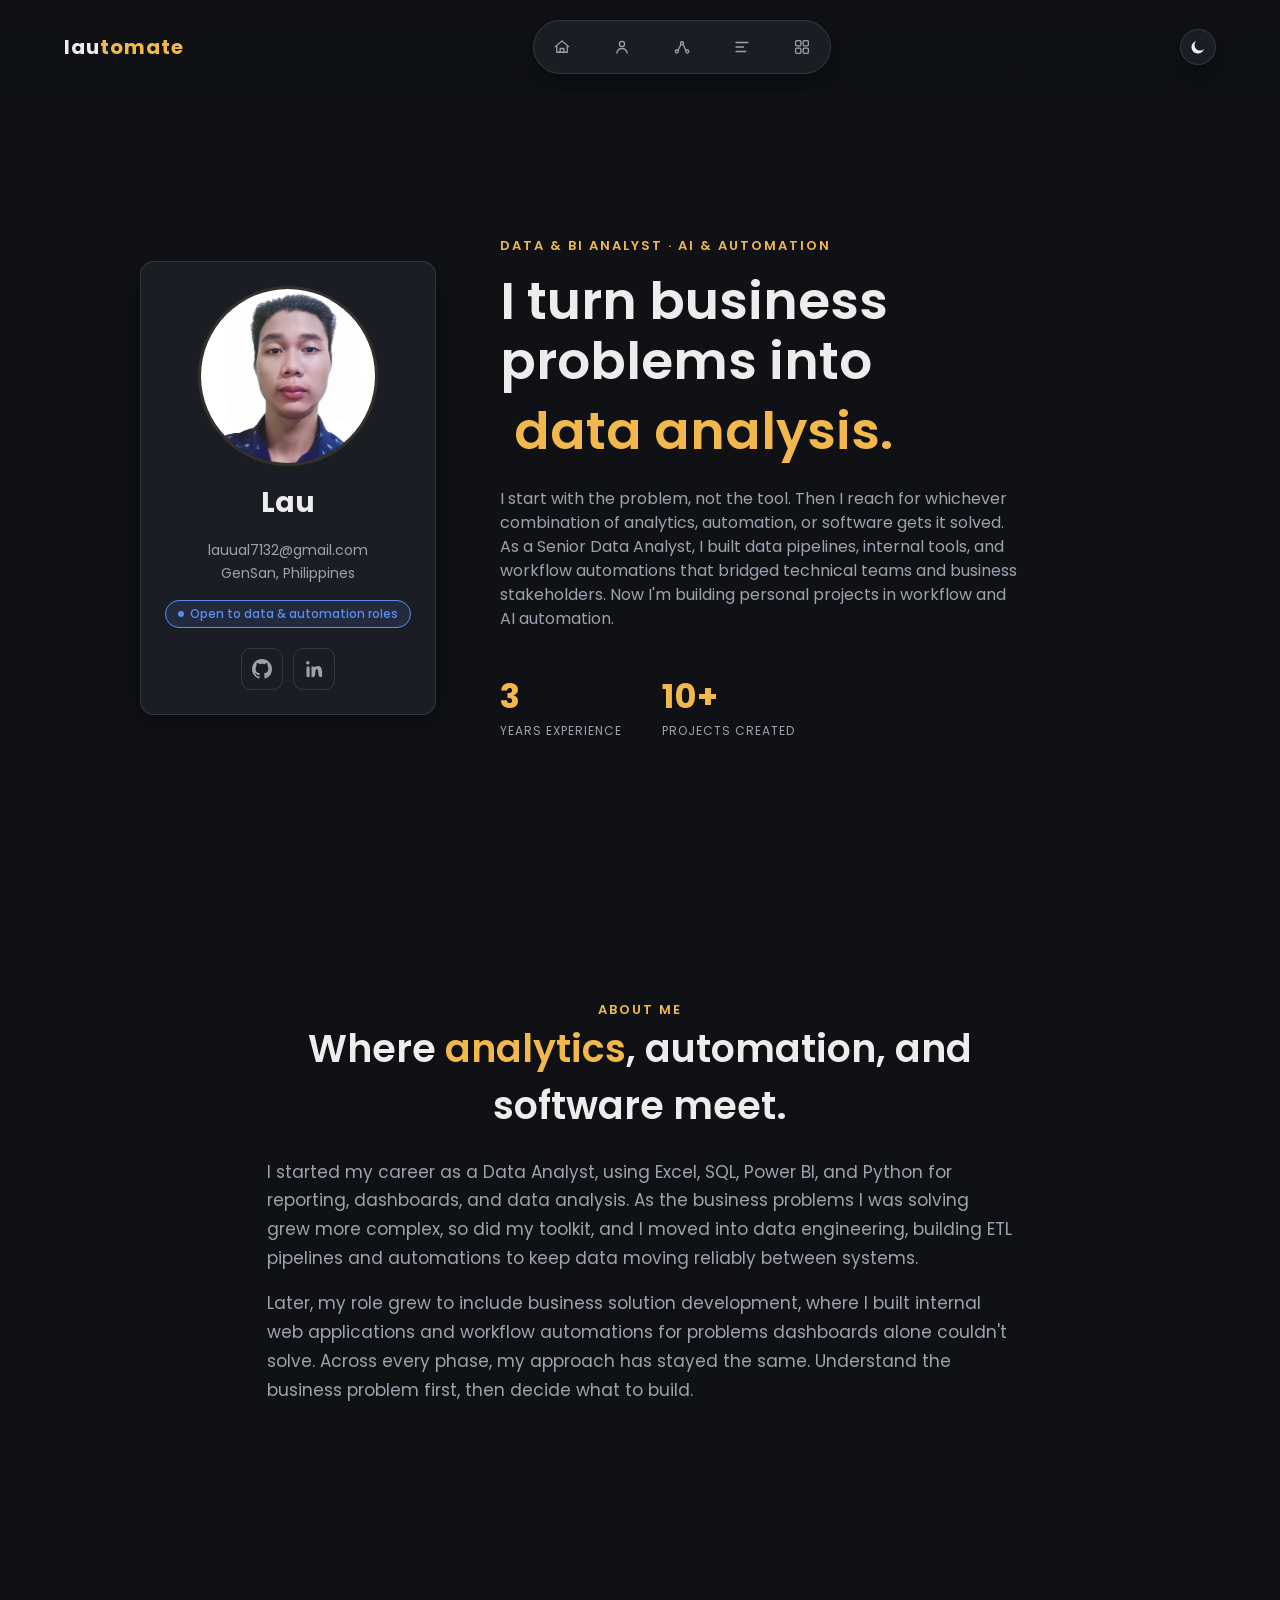
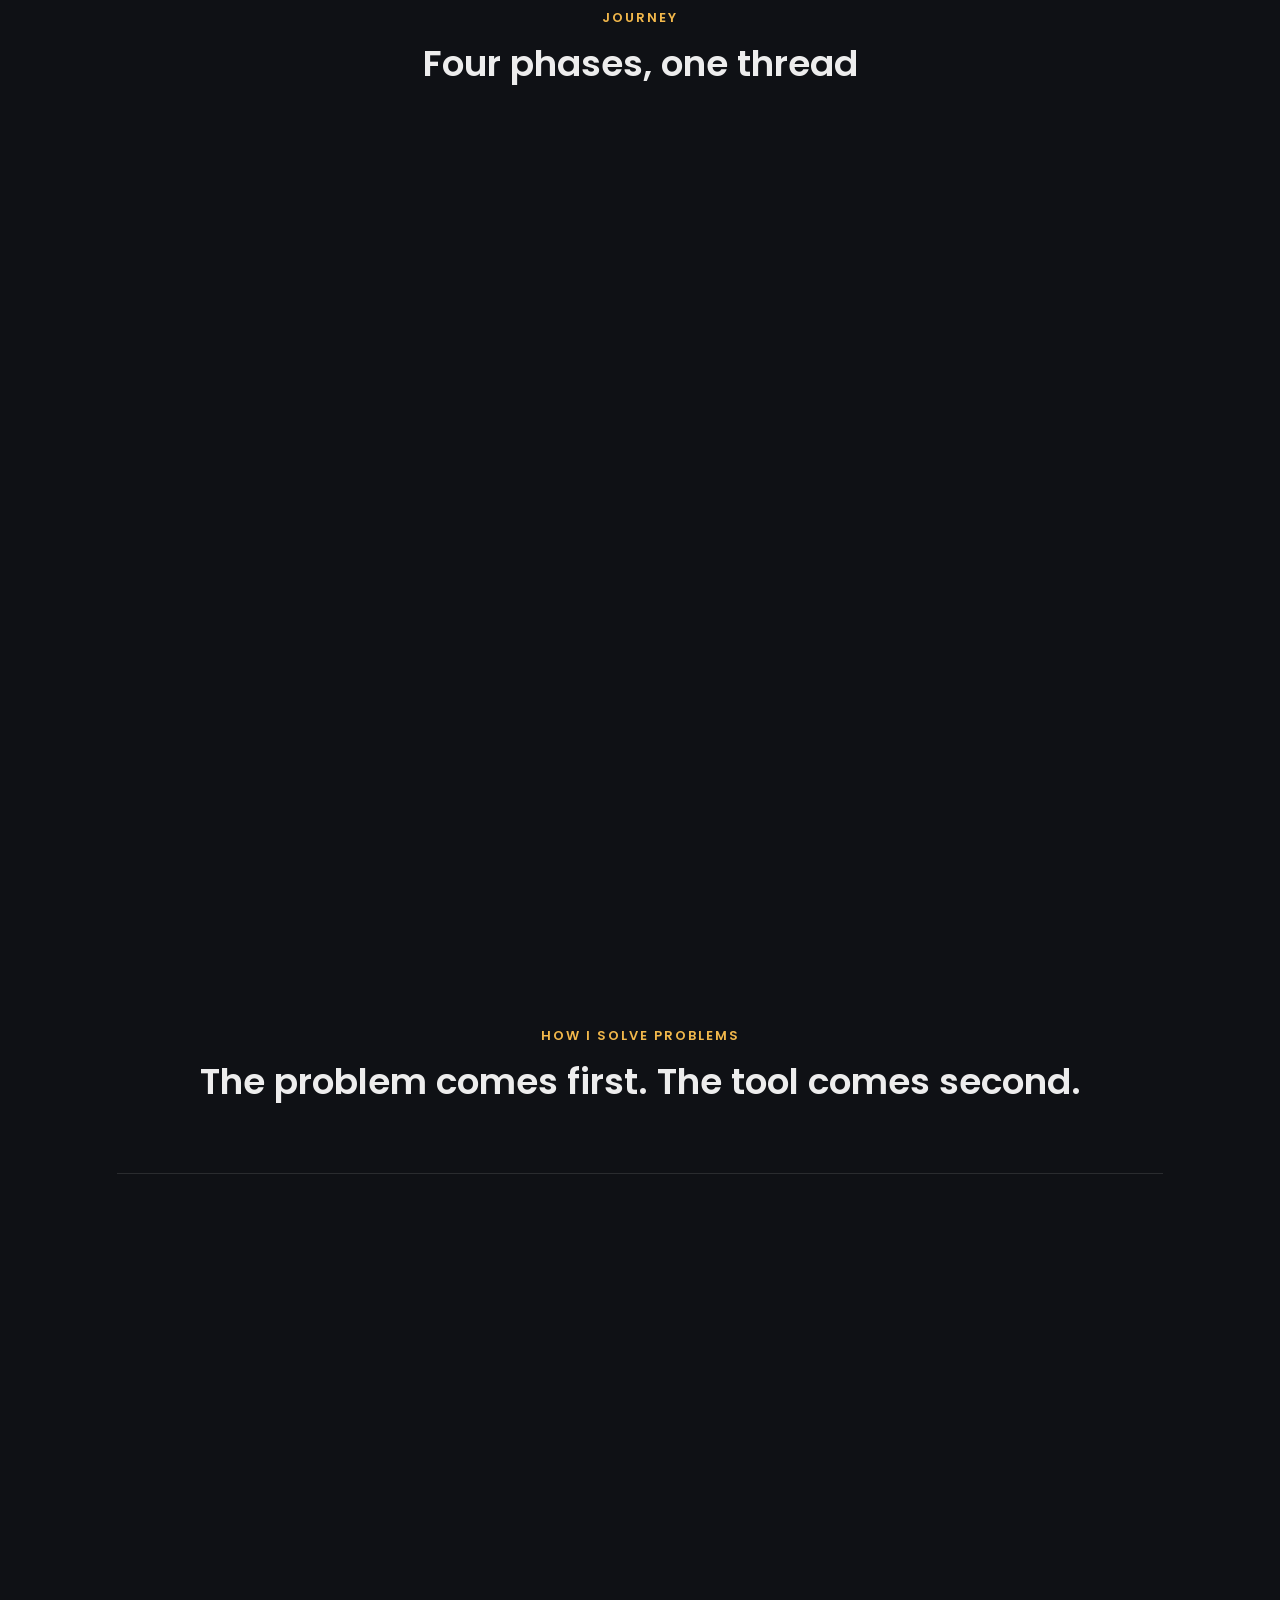
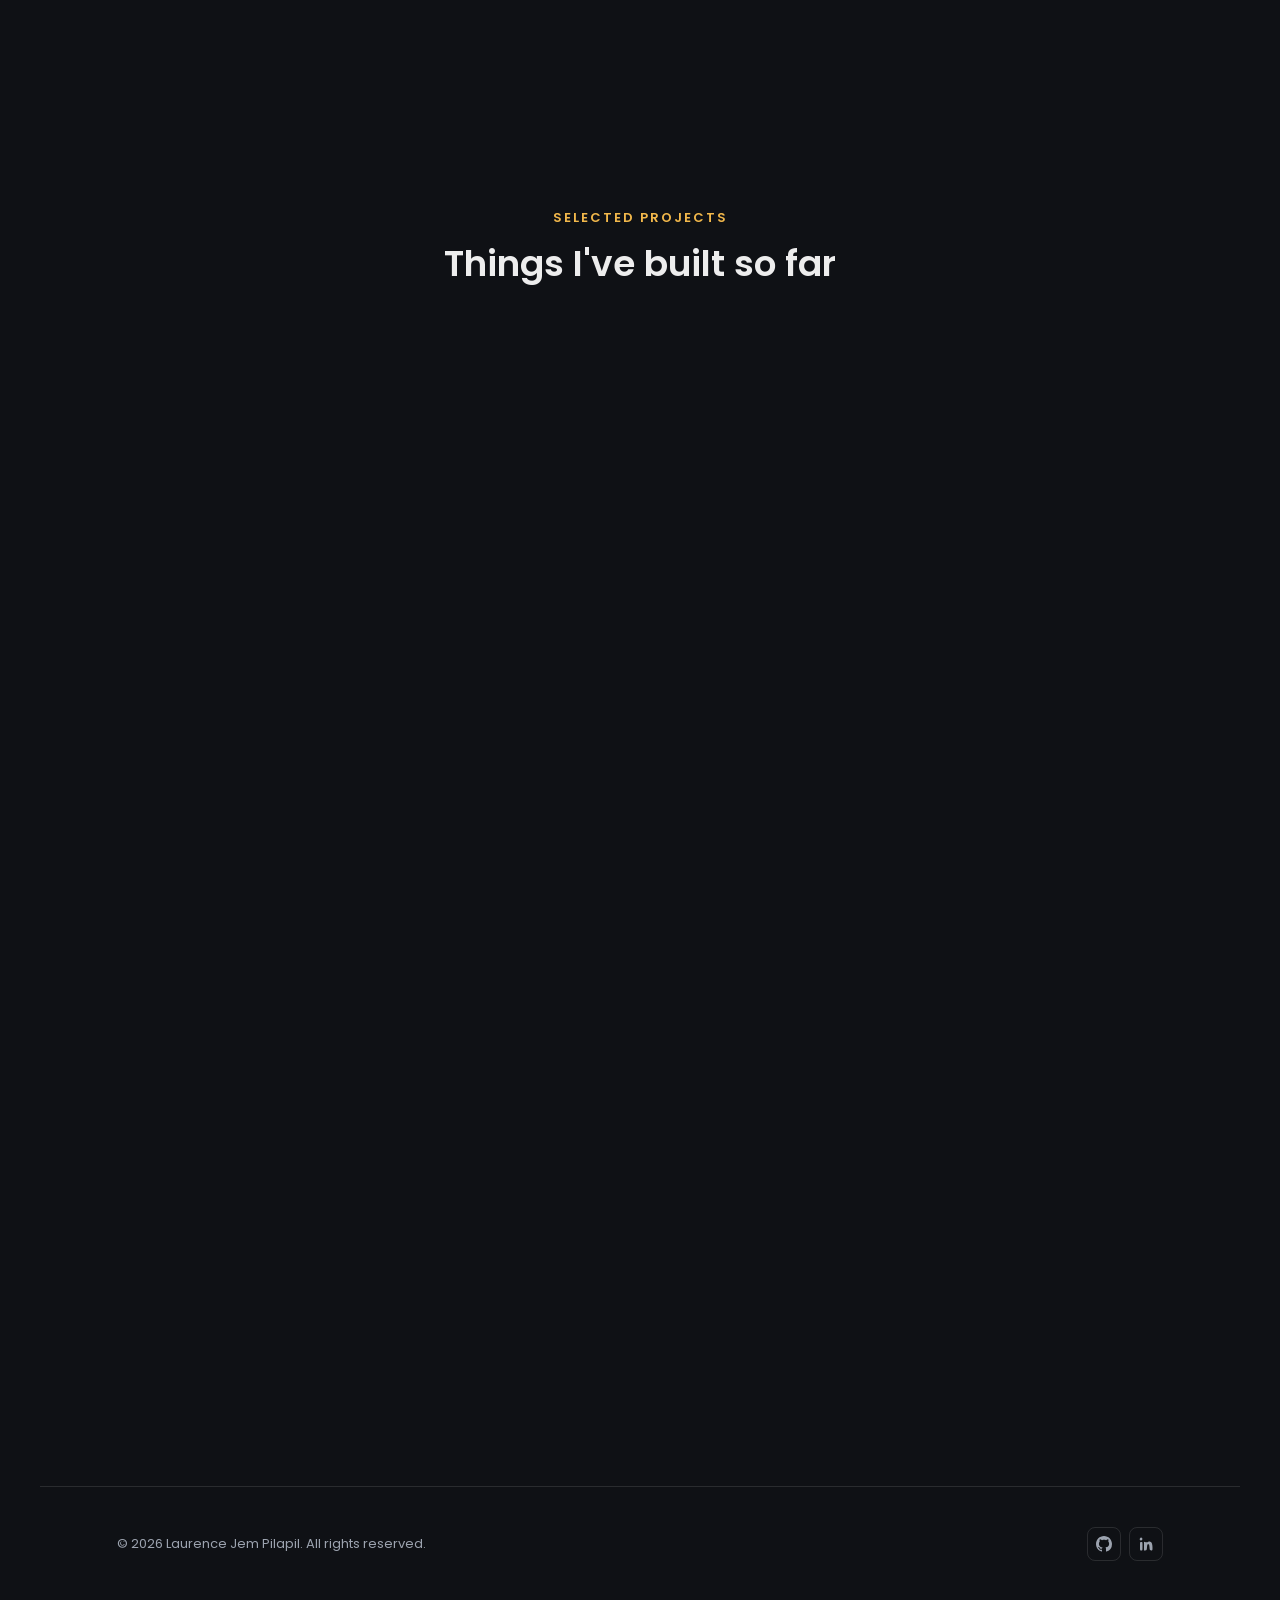
<file: index.html>
<!DOCTYPE html>
<html lang="en">
<head>
    <meta charset="UTF-8">
    <meta http-equiv="X-UA-Compatible" content="IE=edge">
    <meta name="viewport" content="width=device-width, initial-scale=1.0">
    <meta name="description" content="Portfolio of Lau, a data and BI analyst with an AI and automation edge who builds dashboards, data pipelines, and AI-assisted workflows.">
    <link rel="preconnect" href="https://fonts.googleapis.com">
    <link rel="preconnect" href="https://fonts.gstatic.com" crossorigin>
    <link href="https://fonts.googleapis.com/css2?family=Poppins:wght@400;500;600;700&display=swap" rel="stylesheet">
    <link rel="stylesheet" href="styles/style.css">
    <link rel="icon" href="src/logo-icon.ico" type="image/x-icon">
    <title>Lautomate</title>
    <script>
        // Apply saved theme before paint to avoid a flash of the wrong theme.
        (function () {
            var saved = localStorage.getItem('theme');
            var theme = saved || 'dark';
            document.documentElement.setAttribute('data-theme', theme);
        })();
    </script>
</head>
<body>

    <header class="top_nav">
        <span class="logo">lau<span>tomate</span></span>

        <nav class="nav_links" aria-label="Section navigation">
            <a href="#section1" title="Introduction" aria-label="Introduction">
                <svg viewBox="0 0 24 24"><path d="M3 11.5 12 4l9 7.5M5 10v9h14v-9M9.5 19v-5h5v5"/></svg>
            </a>
            <a href="#section2" title="About Me" aria-label="About Me">
                <svg viewBox="0 0 24 24"><circle cx="12" cy="8" r="3.4"/><path d="M5 20c1-3.8 4-6 7-6s6 2.2 7 6"/></svg>
            </a>
            <a href="#section3" title="Journey" aria-label="Journey">
                <svg viewBox="0 0 24 24"><circle cx="5" cy="18" r="2"/><circle cx="12" cy="7" r="2"/><circle cx="19" cy="18" r="2"/><path d="M6.6 16.6 10.6 8.6M13.4 8.6l3.9 8"/></svg>
            </a>
            <a href="#section4" title="How I Solve Problems" aria-label="How I Solve Problems">
                <svg viewBox="0 0 24 24"><path d="M4 6h16M4 12h10M4 18h13"/></svg>
            </a>
            <a href="#section5" title="Projects" aria-label="Projects">
                <svg viewBox="0 0 24 24"><rect x="3.5" y="3.5" width="7" height="7" rx="1.5"/><rect x="13.5" y="3.5" width="7" height="7" rx="1.5"/><rect x="3.5" y="13.5" width="7" height="7" rx="1.5"/><rect x="13.5" y="13.5" width="7" height="7" rx="1.5"/></svg>
            </a>
        </nav>

        <button class="theme_toggle" id="theme_toggle" aria-label="Toggle light and dark mode">
            <svg class="moon_icon" viewBox="0 0 24 24"><path d="M20 14.5A8.5 8.5 0 1 1 9.5 4a7 7 0 0 0 10.5 10.5Z"/></svg>
            <svg class="sun_icon" viewBox="0 0 24 24"><circle cx="12" cy="12" r="4.2" fill="currentColor" stroke="none"/><path d="M12 2.5v3M12 18.5v3M4.2 4.2l2.1 2.1M17.7 17.7l2.1 2.1M2.5 12h3M18.5 12h3M4.2 19.8l2.1-2.1M17.7 6.3l2.1-2.1" fill="none" stroke="currentColor" stroke-width="1.8" stroke-linecap="round"/></svg>
        </button>
    </header>

    <main>
        <section class="section1" id="section1">
            <div class="hero_profile">
                <img src="src/profile.jpg" alt="Portrait of Lau">
                <h1>Lau</h1>
                <div class="meta">
                    <p>lauual7132@gmail.com</p>
                    <p>GenSan, Philippines</p>
                </div>
                <span class="status_pill">Open to data &amp; automation roles</span>
                <div class="socials">
                    <a href="https://github.com/Lautomate" target="_blank" rel="noopener" aria-label="GitHub">
                        <span class="icon_mask icon_github"></span>
                    </a>
                    <a href="https://www.linkedin.com/in/laurence-jem-pilapil-374a35271" target="_blank" rel="noopener" aria-label="LinkedIn">
                        <span class="icon_mask icon_linkedin"></span>
                    </a>
                </div>
            </div>

            <div class="hero_main">
                <span class="eyebrow">Data &amp; BI Analyst · AI &amp; Automation</span>
                <h2 class="hero_headline">
                    I turn business problems into
                    <span class="hero_rotator">
                        <ul class="leave_text">
                            <li>data analysis.</li>
                            <li>automation.</li>
                            <li>working tools.</li>
                            <li>clear insights.</li>
                            <li>real solutions.</li>
                        </ul>
                    </span>
                </h2>
                <p class="hero_sub">
                    I start with the problem, not the tool. Then I reach for whichever combination of analytics,
                    automation, or software gets it solved. As a Senior Data Analyst, I built data pipelines,
                    internal tools, and workflow automations that bridged technical teams and business
                    stakeholders. Now I'm building personal projects in workflow and AI automation.
                </p>
                <div class="hero_stats">
                    <div class="stat">
                        <h2>3</h2>
                        <p>Years Experience</p>
                    </div>
                    <div class="stat">
                        <h2>10+</h2>
                        <p>Projects Created</p>
                    </div>
                </div>
            </div>
        </section>

        <section class="section2" id="section2">
            <span class="eyebrow">About Me</span>
            <h2>Where <span>analytics</span>, automation, and software meet.</h2>
            <p>
                I started my career as a Data Analyst, using Excel, SQL, Power BI, and Python for reporting,
                dashboards, and data analysis. As the business problems I was solving grew more complex, so did
                my toolkit, and I moved into data engineering, building ETL pipelines and automations to keep data
                moving reliably between systems.
            </p>
            <p>
                Later, my role grew to include business solution development, where I built internal web
                applications and workflow automations for problems dashboards alone couldn't solve. Across every
                phase, my approach has stayed the same. Understand the business problem first, then decide what
                to build.
            </p>
        </section>

        <section class="section3" id="section3">
            <div class="section_heading">
                <span class="eyebrow">Journey</span>
                <h2>Four phases, one thread</h2>
            </div>
            <div class="journey_grid">

                <div class="wrap_career hidden">
                    <div class="icon_wrap">
                        <svg viewBox="0 0 24 24"><path d="M4 19V5M4 19h16M8 19v-6M13 19V9M18 19v-4"/></svg>
                    </div>
                    <span class="phase_tag">Phase 1</span>
                    <h3>Data Analytics</h3>
                    <p>
                        This is where I began, with reporting, dashboards, and process automation that helped teams
                        understand what was happening in the business and make faster decisions.
                    </p>
                    <div class="stack_row">
                        <span class="pill">Excel</span>
                        <span class="pill">SQL</span>
                        <span class="pill">Power BI</span>
                        <span class="pill">Python</span>
                    </div>
                </div>

                <div class="wrap_career hidden">
                    <div class="icon_wrap">
                        <svg viewBox="0 0 24 24"><circle cx="6" cy="6" r="2.3"/><circle cx="18" cy="18" r="2.3"/><path d="M8 6h6a4 4 0 0 1 4 4v4"/></svg>
                    </div>
                    <span class="phase_tag">Phase 2</span>
                    <h3>Data Engineering</h3>
                    <p>
                        As requirements grew more complex, my focus shifted from analyzing data to making sure it
                        could be extracted, transformed, and delivered efficiently.
                    </p>
                    <div class="stack_row">
                        <span class="pill">ETL</span>
                        <span class="pill">SQL Optimization</span>
                        <span class="pill">Data Pipelines</span>
                        <span class="pill">Python Automation</span>
                    </div>
                </div>

                <div class="wrap_career hidden">
                    <div class="icon_wrap">
                        <svg viewBox="0 0 24 24"><rect x="3.5" y="4.5" width="17" height="15" rx="2"/><path d="M3.5 8.5h17M7 6.3h.01"/></svg>
                    </div>
                    <span class="phase_tag">Phase 3</span>
                    <h3>Business Solution Development</h3>
                    <p>
                        Dashboards and automation alone weren't always enough, so I expanded into building
                        internal tools and web applications that solve business problems directly.
                    </p>
                    <div class="stack_row">
                        <span class="pill">HTML/CSS/JS</span>
                        <span class="pill">Flask</span>
                        <span class="pill">Git & GitHub</span>
                    </div>
                </div>

                <div class="wrap_career hidden">
                    <div class="icon_wrap">
                        <svg viewBox="0 0 24 24"><path d="M12 3.5v3M12 17.5v3M3.5 12h3M17.5 12h3"/><circle cx="12" cy="12" r="5"/><path d="M10.2 12.2l1.3 1.3 2.6-2.8"/></svg>
                    </div>
                    <span class="phase_tag">Phase 4</span>
                    <h3>Workflow &amp; AI Automation</h3>
                    <p>
                        With AI tools becoming practical, I started building workflows that run repetitive work
                        end to end, using AI for the steps a fixed rule can't handle.
                    </p>
                    <div class="stack_row">
                        <span class="pill">n8n</span>
                        <span class="pill">Gemini</span>
                        <span class="pill">Claude</span>
                        <span class="pill">PostgreSQL</span>
                        <span class="pill">Docker</span>
                    </div>
                </div>

            </div>
        </section>

        <section class="section4" id="section4">
            <div class="section_heading">
                <span class="eyebrow">How I Solve Problems</span>
                <h2>The problem comes first. The tool comes second.</h2>
            </div>
            <div class="problem_list">

                <div class="problem_row hidden">
                    <div>
                        <span class="problem_num">01</span>
                        <p class="problem_text">I need to understand what's happening in the business.</p>
                    </div>
                    <div class="tool_tags">
                        <span class="pill">Excel</span>
                        <span class="pill">SQL</span>
                        <span class="pill">Power BI</span>
                        <span class="pill">Python</span>
                    </div>
                </div>

                <div class="problem_row hidden">
                    <div>
                        <span class="problem_num">02</span>
                        <p class="problem_text">I need data moved, cleaned, or connected across systems.</p>
                    </div>
                    <div class="tool_tags">
                        <span class="pill">SQL</span>
                        <span class="pill">Python</span>
                        <span class="pill">ETL Pipelines</span>
                    </div>
                </div>

                <div class="problem_row hidden">
                    <div>
                        <span class="problem_num">03</span>
                        <p class="problem_text">I need a repetitive manual process automated.</p>
                    </div>
                    <div class="tool_tags">
                        <span class="pill">Python</span>
                        <span class="pill">N8N</span>
                        <span class="pill">Workflow Automation</span>
                    </div>
                </div>

                <div class="problem_row hidden">
                    <div>
                        <span class="problem_num">04</span>
                        <p class="problem_text">I need an internal tool people can actually use.</p>
                    </div>
                    <div class="tool_tags">
                        <span class="pill">HTML</span>
                        <span class="pill">CSS</span>
                        <span class="pill">JavaScript</span>
                        <span class="pill">Flask</span>
                        <span class="pill">Git & GitHub</span>
                    </div>
                </div>

            </div>
        </section>

        <section class="section5" id="section5">
            <div class="section_heading">
                <span class="eyebrow">Selected Projects</span>
                <h2>Things I've built so far</h2>
            </div>
            <div class="projects_container">
                <div class="wrap_project hidden" data-category="ai-automation">
                    <div class="thumb">
                        <img src="src/projects/lead_intake_triage/01-workflow.png" alt="Lead Intake Triage workflow in n8n">
                    </div>
                    <div class="card_body">
                        <span class="category_pill">AI Automation</span>
                        <h3>Lead Intake Triage</h3>
                        <p>An n8n system that classifies inbound email with Gemini, checks the answer with code,
                            and alerts a human only when needed. 94% correct on a 49-email test set.</p>
                        <button class="view_link" onclick="viewVid('project4')">
                            View project
                            <svg viewBox="0 0 24 24"><path d="M5 12h14M13 6l6 6-6 6"/></svg>
                        </button>
                    </div>
                </div>
                <div class="wrap_project hidden" data-category="web-app">
                    <div class="thumb">
                        <img src="src/projects/meridian_lpms/project3.png" alt="Meridian LPMS screenshot">
                    </div>
                    <div class="card_body">
                        <span class="category_pill">Web App</span>
                        <h3>Meridian LPMS</h3>
                        <p>A full-stack Flask and SQL Server rebuild of an Excel-based Leave Monitoring Tool,
                            replacing a fragile shared workbook with automated payroll and role-based access control.</p>
                        <button class="view_link" onclick="viewVid('project3')">
                            View project
                            <svg viewBox="0 0 24 24"><path d="M5 12h14M13 6l6 6-6 6"/></svg>
                        </button>
                    </div>
                </div>
                <div class="wrap_project hidden" data-category="ai-automation">
                    <div class="thumb">
                        <img src="src/projects/personal_relevance_digest/project2.png" alt="Personal Relevance Digest screenshot">
                    </div>
                    <div class="card_body">
                        <span class="category_pill">AI Automation</span>
                        <h3>Personal Relevance Digest</h3>
                        <p>A self-hosted n8n workflow that combines weather, earthquake, and news data into a
                            single AI-generated daily digest.</p>
                        <button class="view_link" onclick="viewVid('project2')">
                            View project
                            <svg viewBox="0 0 24 24"><path d="M5 12h14M13 6l6 6-6 6"/></svg>
                        </button>
                    </div>
                </div>
                <div class="wrap_project hidden" data-category="excel-tool">
                    <div class="thumb">
                        <img src="src/projects/leave_monitoring/project1.png" alt="Leave Monitoring System screenshot">
                    </div>
                    <div class="card_body">
                        <span class="category_pill">Excel Tool</span>
                        <h3>Leave Monitoring</h3>
                        <p>An Excel-based Leave Monitoring System designed to improve leave tracking and reporting.
                           Earned multiple company awards for improving operational efficiency.</p>
                        <button class="view_link" onclick="viewVid('project1')">
                            View project
                            <svg viewBox="0 0 24 24"><path d="M5 12h14M13 6l6 6-6 6"/></svg>
                        </button>
                    </div>
                </div>
            </div>
        </section>
    </main>

    <footer class="site_footer">
        <p>&copy; 2026 Laurence Jem Pilapil. All rights reserved.</p>
        <div class="socials">
            <a href="https://github.com/Lautomate" target="_blank" rel="noopener" aria-label="GitHub">
                <span class="icon_mask icon_github" style="width:16px;height:16px;"></span>
            </a>
            <a href="https://www.linkedin.com/in/laurence-jem-pilapil-374a35271" target="_blank" rel="noopener" aria-label="LinkedIn">
                <span class="icon_mask icon_linkedin" style="width:16px;height:16px;"></span>
            </a>
        </div>
    </footer>

    <script src="scripts/script.js" defer></script>
</body>
</html>
</file>
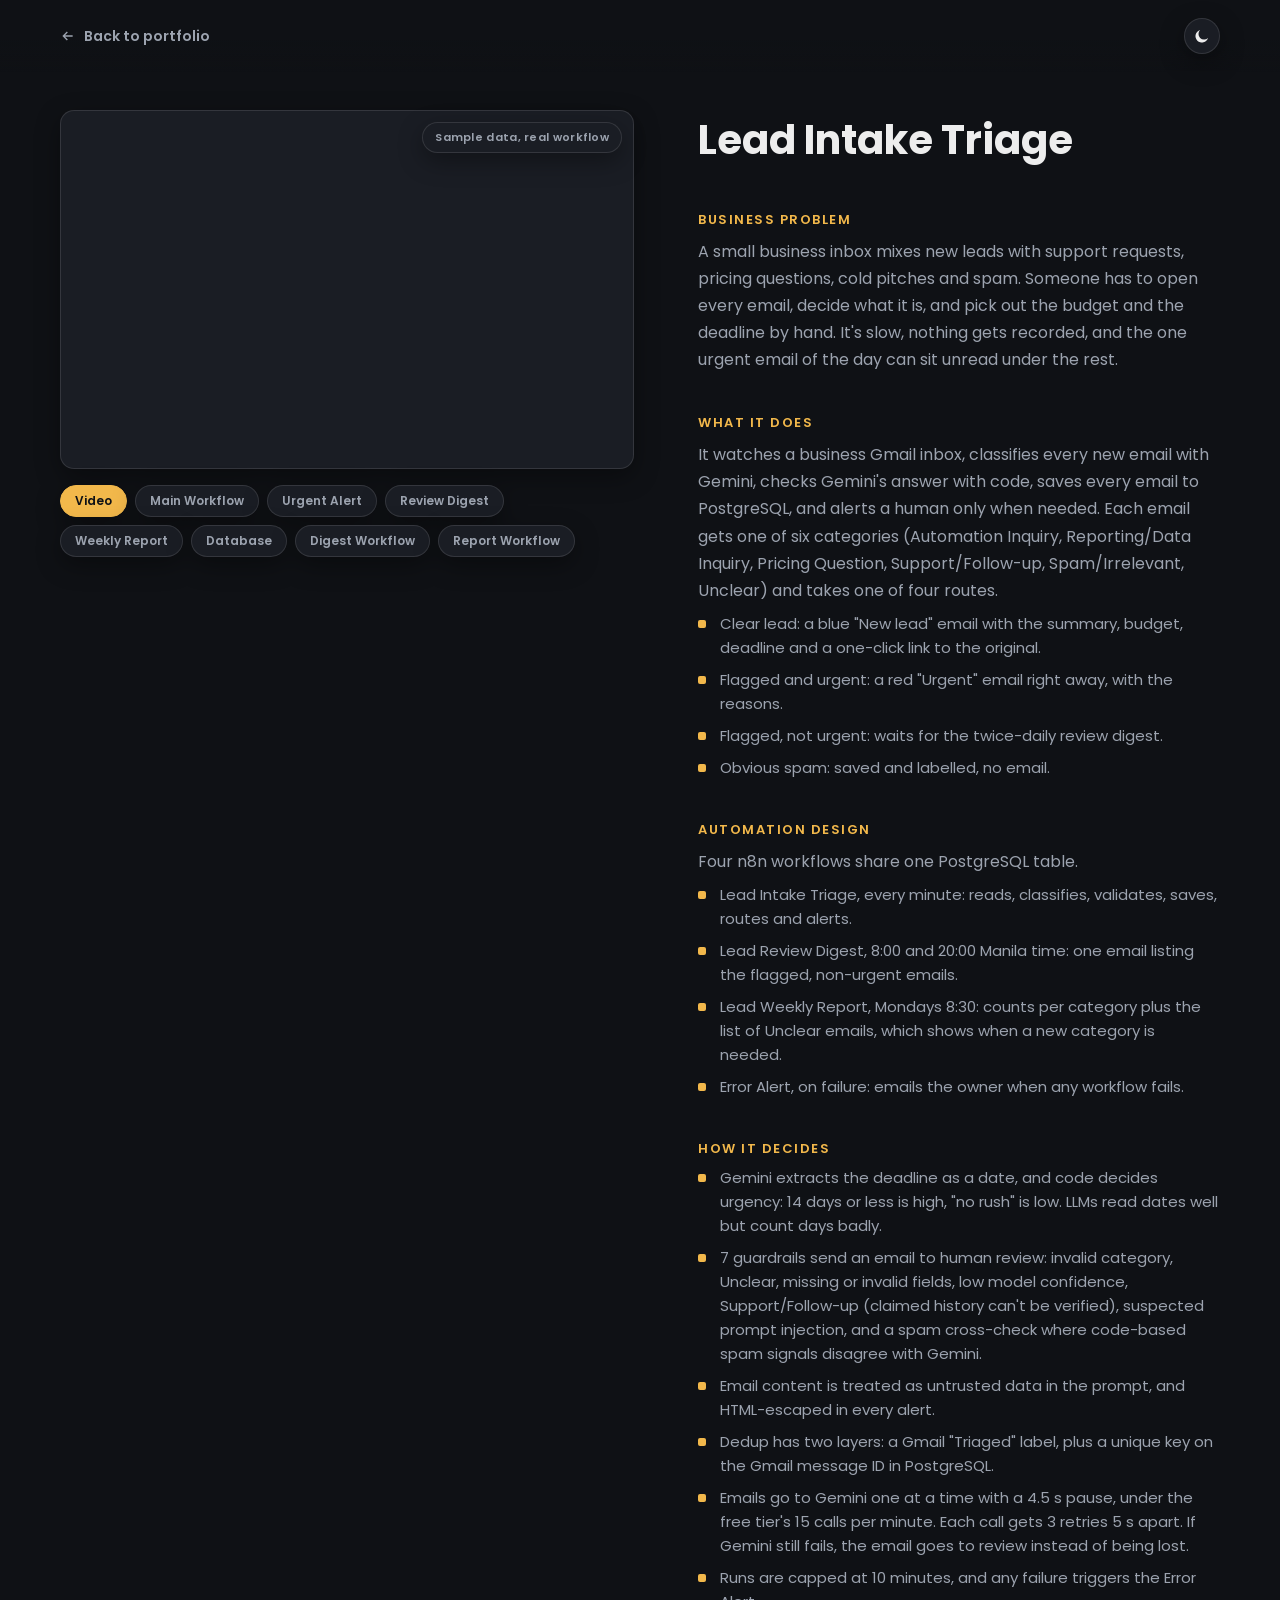
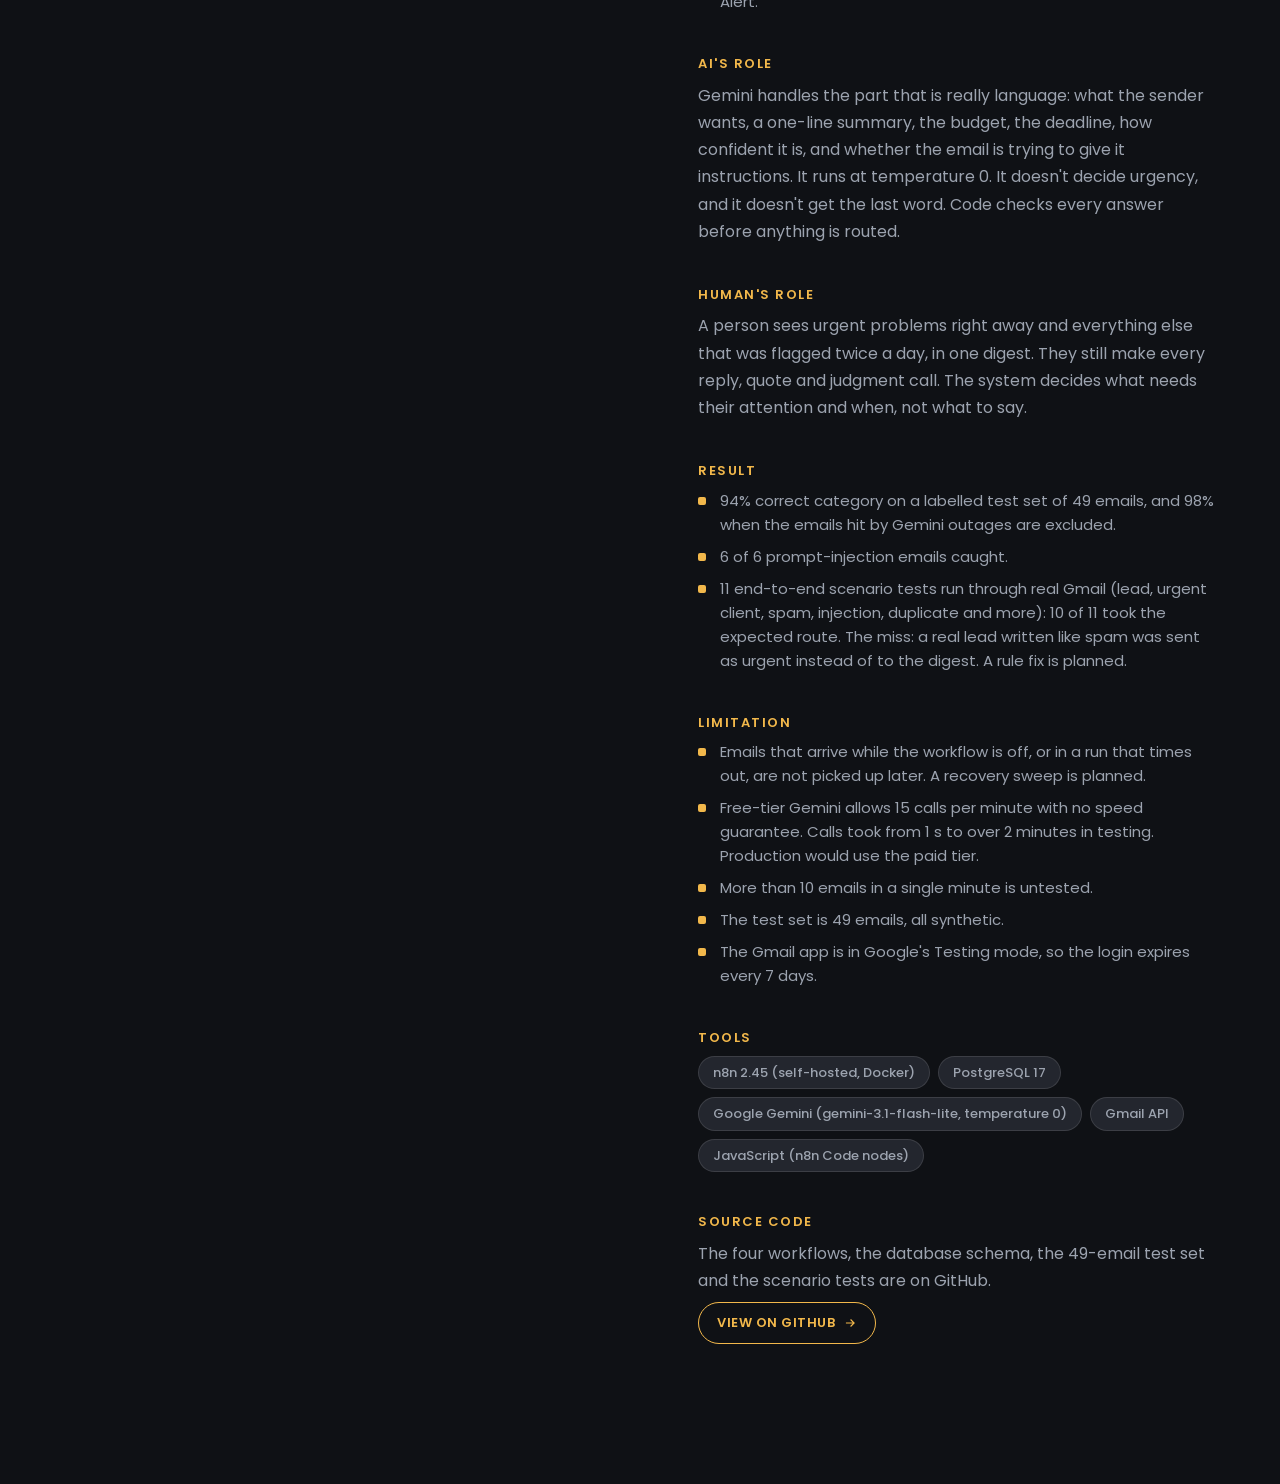
<file: pages/lead_intake_triage.html>
<!DOCTYPE html>
<html lang="en">
<head>
    <meta charset="UTF-8">
    <meta http-equiv="X-UA-Compatible" content="IE=edge">
    <meta name="viewport" content="width=device-width, initial-scale=1.0">
    <meta name="description" content="Lead Intake Triage, an AI-assisted email triage workflow by Lau.">
    <link rel="preconnect" href="https://fonts.googleapis.com">
    <link rel="preconnect" href="https://fonts.gstatic.com" crossorigin>
    <link href="https://fonts.googleapis.com/css2?family=Poppins:wght@400;500;600;700&display=swap" rel="stylesheet">
    <link rel="stylesheet" href="../styles/style.css">
    <link rel="stylesheet" href="../styles/project.css">
    <link rel="icon" href="../src/logo-icon.ico" type="image/x-icon">
    <title>Lead Intake Triage | Lautomate</title>
    <script>
        (function () {
            var saved = localStorage.getItem('theme');
            document.documentElement.setAttribute('data-theme', saved || 'dark');
        })();
    </script>
</head>
<body>

    <header class="project_nav">
        <a class="back_link" href="../index.html">
            <svg viewBox="0 0 24 24"><path d="M19 12H5M11 6l-6 6 6 6"/></svg>
            Back to portfolio
        </a>
        <button class="theme_toggle" id="theme_toggle" aria-label="Toggle light and dark mode">
            <svg class="moon_icon" viewBox="0 0 24 24"><path d="M20 14.5A8.5 8.5 0 1 1 9.5 4a7 7 0 0 0 10.5 10.5Z"/></svg>
            <svg class="sun_icon" viewBox="0 0 24 24"><circle cx="12" cy="12" r="4.2" fill="currentColor" stroke="none"/><path d="M12 2.5v3M12 18.5v3M4.2 4.2l2.1 2.1M17.7 17.7l2.1 2.1M2.5 12h3M18.5 12h3M4.2 19.8l2.1-2.1M17.7 6.3l2.1-2.1" fill="none" stroke="currentColor" stroke-width="1.8" stroke-linecap="round"/></svg>
        </button>
    </header>

    <main class="project_wrapper">
        <div class="project_media_wrap">
            <div class="project_media">
                <span class="data_badge">Sample data, real workflow</span>

                <div class="media_stage">
                    <div class="media_item active" data-type="video">
                        <iframe src="https://drive.google.com/file/d/1eDoHzUw2ZcnTE9v1w-iH0aC8e_xEwiZu/preview" allow="autoplay" allowfullscreen></iframe>
                    </div>
                    <div class="media_item" data-type="screenshot">
                        <img src="../src/projects/lead_intake_triage/01-workflow.png" alt="The main Lead Intake Triage workflow in n8n, from Gmail Trigger to the alert emails">
                    </div>
                    <div class="media_item" data-type="screenshot">
                        <img src="../src/projects/lead_intake_triage/02-urgent-alert.png" alt="Red urgent alert email for a support request with a deadline in 2 days">
                    </div>
                    <div class="media_item" data-type="screenshot">
                        <img src="../src/projects/lead_intake_triage/03-review-digest.png" alt="Grey review digest email listing flagged emails and why each was flagged">
                    </div>
                    <div class="media_item" data-type="screenshot">
                        <img src="../src/projects/lead_intake_triage/04-weekly-report.png" alt="Green weekly report email with counts per category and the Unclear emails">
                    </div>
                    <div class="media_item" data-type="screenshot">
                        <img src="../src/projects/lead_intake_triage/05-database.png" alt="The leads table in PostgreSQL with category, urgency and review status per email">
                    </div>
                    <div class="media_item" data-type="screenshot">
                        <img src="../src/projects/lead_intake_triage/06-digest-workflow.png" alt="The Lead Review Digest workflow in n8n">
                    </div>
                    <div class="media_item" data-type="screenshot">
                        <img src="../src/projects/lead_intake_triage/07-weekly-report-workflow.png" alt="The Lead Weekly Report workflow in n8n">
                    </div>
                </div>
            </div>

            <div class="media_tabs">
                <button class="media_tab active" data-index="0">Video</button>
                <button class="media_tab" data-index="1">Main Workflow</button>
                <button class="media_tab" data-index="2">Urgent Alert</button>
                <button class="media_tab" data-index="3">Review Digest</button>
                <button class="media_tab" data-index="4">Weekly Report</button>
                <button class="media_tab" data-index="5">Database</button>
                <button class="media_tab" data-index="6">Digest Workflow</button>
                <button class="media_tab" data-index="7">Report Workflow</button>
            </div>
        </div>

        <div class="project_content">
            <h1>Lead Intake Triage</h1>

            <div class="grouping">
                <span class="group_title">Business Problem</span>
                <p class="description">
                    A small business inbox mixes new leads with support requests, pricing questions, cold pitches
                    and spam. Someone has to open every email, decide what it is, and pick out the budget and the
                    deadline by hand. It's slow, nothing gets recorded, and the one urgent email of the day can sit
                    unread under the rest.
                </p>
            </div>

            <div class="grouping">
                <span class="group_title">What It Does</span>
                <p class="description">
                    It watches a business Gmail inbox, classifies every new email with Gemini, checks Gemini's
                    answer with code, saves every email to PostgreSQL, and alerts a human only when needed. Each
                    email gets one of six categories (Automation Inquiry, Reporting/Data Inquiry, Pricing Question,
                    Support/Follow-up, Spam/Irrelevant, Unclear) and takes one of four routes.
                </p>
                <ul class="feature_list">
                    <li>Clear lead: a blue "New lead" email with the summary, budget, deadline and a one-click link to the original.</li>
                    <li>Flagged and urgent: a red "Urgent" email right away, with the reasons.</li>
                    <li>Flagged, not urgent: waits for the twice-daily review digest.</li>
                    <li>Obvious spam: saved and labelled, no email.</li>
                </ul>
            </div>

            <div class="grouping">
                <span class="group_title">Automation Design</span>
                <p class="description">Four n8n workflows share one PostgreSQL table.</p>
                <ul class="feature_list">
                    <li>Lead Intake Triage, every minute: reads, classifies, validates, saves, routes and alerts.</li>
                    <li>Lead Review Digest, 8:00 and 20:00 Manila time: one email listing the flagged, non-urgent emails.</li>
                    <li>Lead Weekly Report, Mondays 8:30: counts per category plus the list of Unclear emails, which shows when a new category is needed.</li>
                    <li>Error Alert, on failure: emails the owner when any workflow fails.</li>
                </ul>
            </div>

            <div class="grouping">
                <span class="group_title">How It Decides</span>
                <ul class="feature_list">
                    <li>Gemini extracts the deadline as a date, and code decides urgency: 14 days or less is high, "no rush" is low. LLMs read dates well but count days badly.</li>
                    <li>7 guardrails send an email to human review: invalid category, Unclear, missing or invalid fields, low model confidence, Support/Follow-up (claimed history can't be verified), suspected prompt injection, and a spam cross-check where code-based spam signals disagree with Gemini.</li>
                    <li>Email content is treated as untrusted data in the prompt, and HTML-escaped in every alert.</li>
                    <li>Dedup has two layers: a Gmail "Triaged" label, plus a unique key on the Gmail message ID in PostgreSQL.</li>
                    <li>Emails go to Gemini one at a time with a 4.5 s pause, under the free tier's 15 calls per minute. Each call gets 3 retries 5 s apart. If Gemini still fails, the email goes to review instead of being lost.</li>
                    <li>Runs are capped at 10 minutes, and any failure triggers the Error Alert.</li>
                </ul>
            </div>

            <div class="grouping">
                <span class="group_title">AI's Role</span>
                <p class="description">
                    Gemini handles the part that is really language: what the sender wants, a one-line summary,
                    the budget, the deadline, how confident it is, and whether the email is trying to give it
                    instructions. It runs at temperature 0. It doesn't decide urgency, and it doesn't get the last
                    word. Code checks every answer before anything is routed.
                </p>
            </div>

            <div class="grouping">
                <span class="group_title">Human's Role</span>
                <p class="description">
                    A person sees urgent problems right away and everything else that was flagged twice a day,
                    in one digest. They still make every reply, quote and judgment call. The system decides what
                    needs their attention and when, not what to say.
                </p>
            </div>

            <div class="grouping">
                <span class="group_title">Result</span>
                <ul class="feature_list">
                    <li>94% correct category on a labelled test set of 49 emails, and 98% when the emails hit by Gemini outages are excluded.</li>
                    <li>6 of 6 prompt-injection emails caught.</li>
                    <li>11 end-to-end scenario tests run through real Gmail (lead, urgent client, spam, injection, duplicate and more): 10 of 11 took the expected route. The miss: a real lead written like spam was sent as urgent instead of to the digest. A rule fix is planned.</li>
                </ul>
            </div>

            <div class="grouping">
                <span class="group_title">Limitation</span>
                <ul class="feature_list">
                    <li>Emails that arrive while the workflow is off, or in a run that times out, are not picked up later. A recovery sweep is planned.</li>
                    <li>Free-tier Gemini allows 15 calls per minute with no speed guarantee. Calls took from 1 s to over 2 minutes in testing. Production would use the paid tier.</li>
                    <li>More than 10 emails in a single minute is untested.</li>
                    <li>The test set is 49 emails, all synthetic.</li>
                    <li>The Gmail app is in Google's Testing mode, so the login expires every 7 days.</li>
                </ul>
            </div>

            <div class="grouping">
                <span class="group_title">Tools</span>
                <ul class="tech_list">
                    <li>n8n 2.45 (self-hosted, Docker)</li>
                    <li>PostgreSQL 17</li>
                    <li>Google Gemini (gemini-3.1-flash-lite, temperature 0)</li>
                    <li>Gmail API</li>
                    <li>JavaScript (n8n Code nodes)</li>
                </ul>
            </div>

            <div class="grouping">
                <span class="group_title">Source Code</span>
                <p class="description">
                    The four workflows, the database schema, the 49-email test set and the scenario tests are on GitHub.
                </p>
                <a class="repo_link" href="https://github.com/Lautomate/lead-intake-triage" target="_blank" rel="noopener">
                    View on GitHub
                    <svg viewBox="0 0 24 24"><path d="M5 12h14M13 6l6 6-6 6"/></svg>
                </a>
            </div>
        </div>
    </main>

    <script src="../scripts/script.js" defer></script>
</body>
</html>
</file>
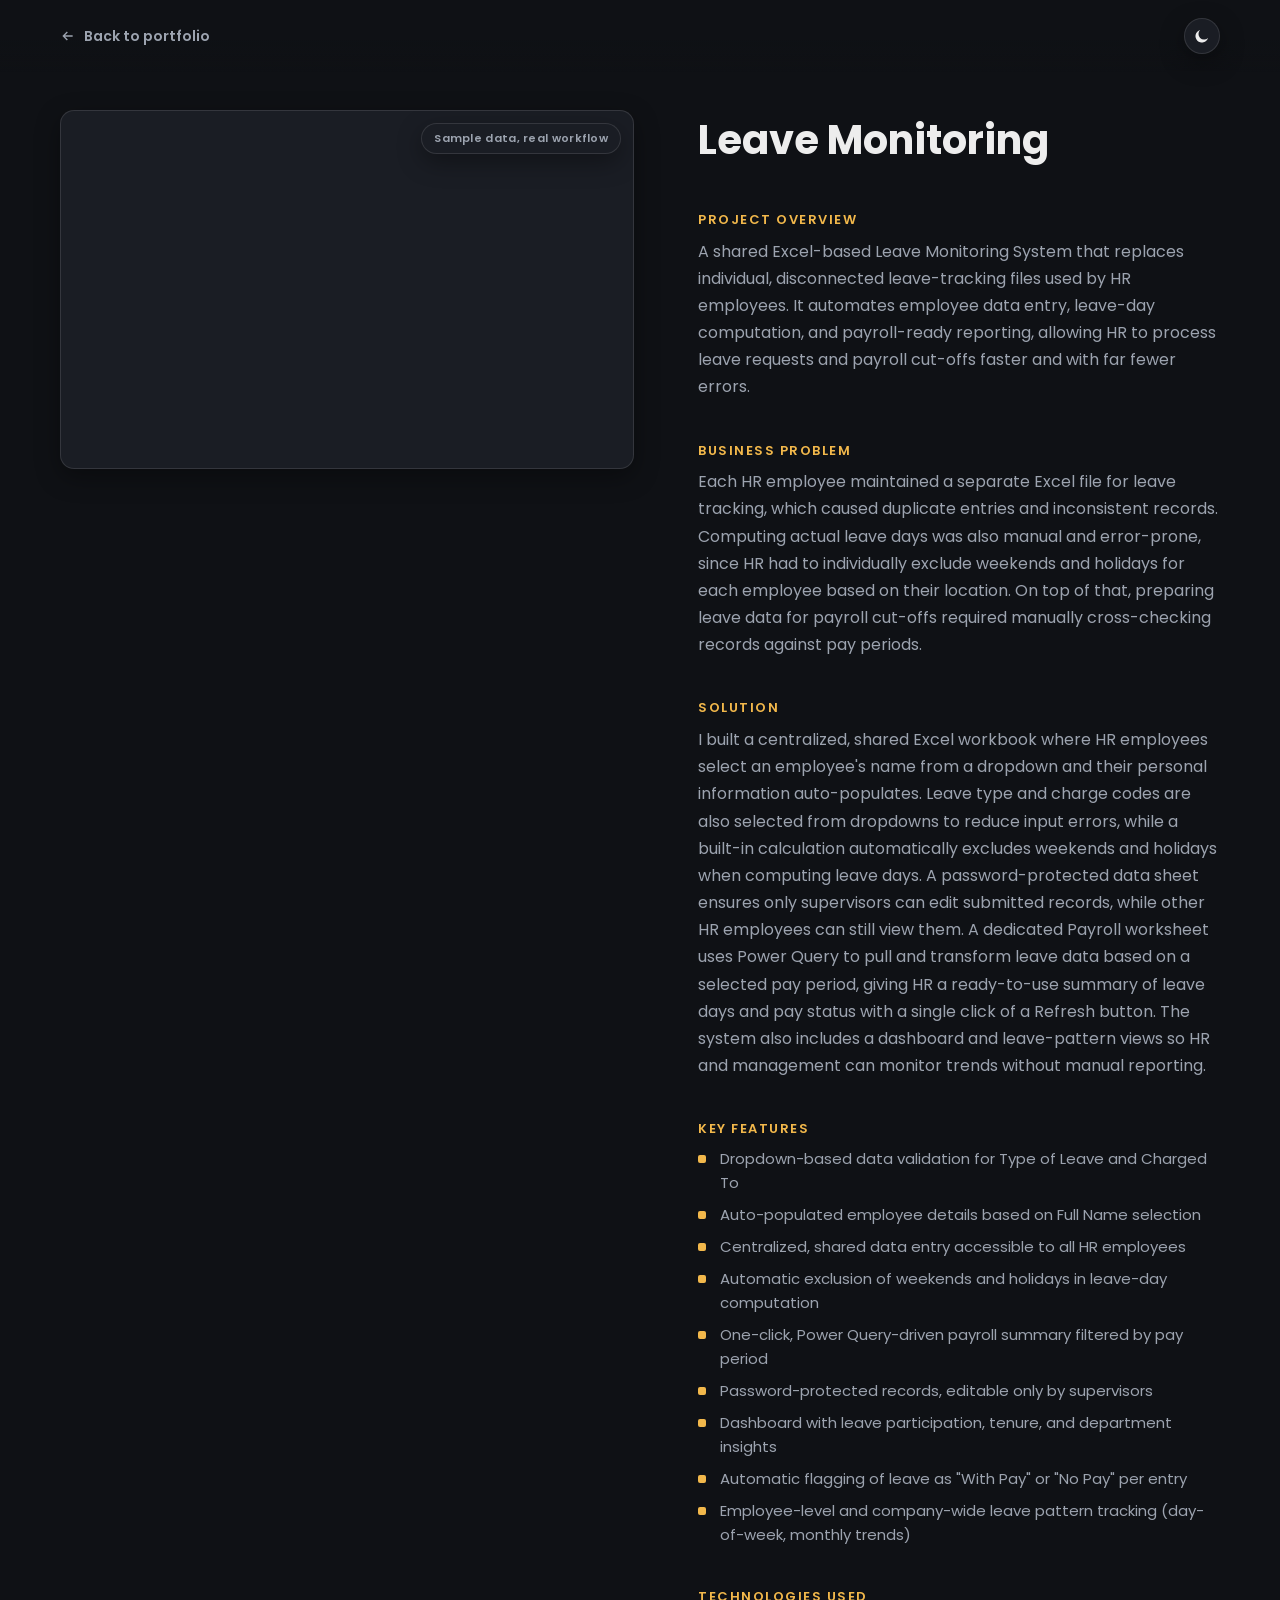
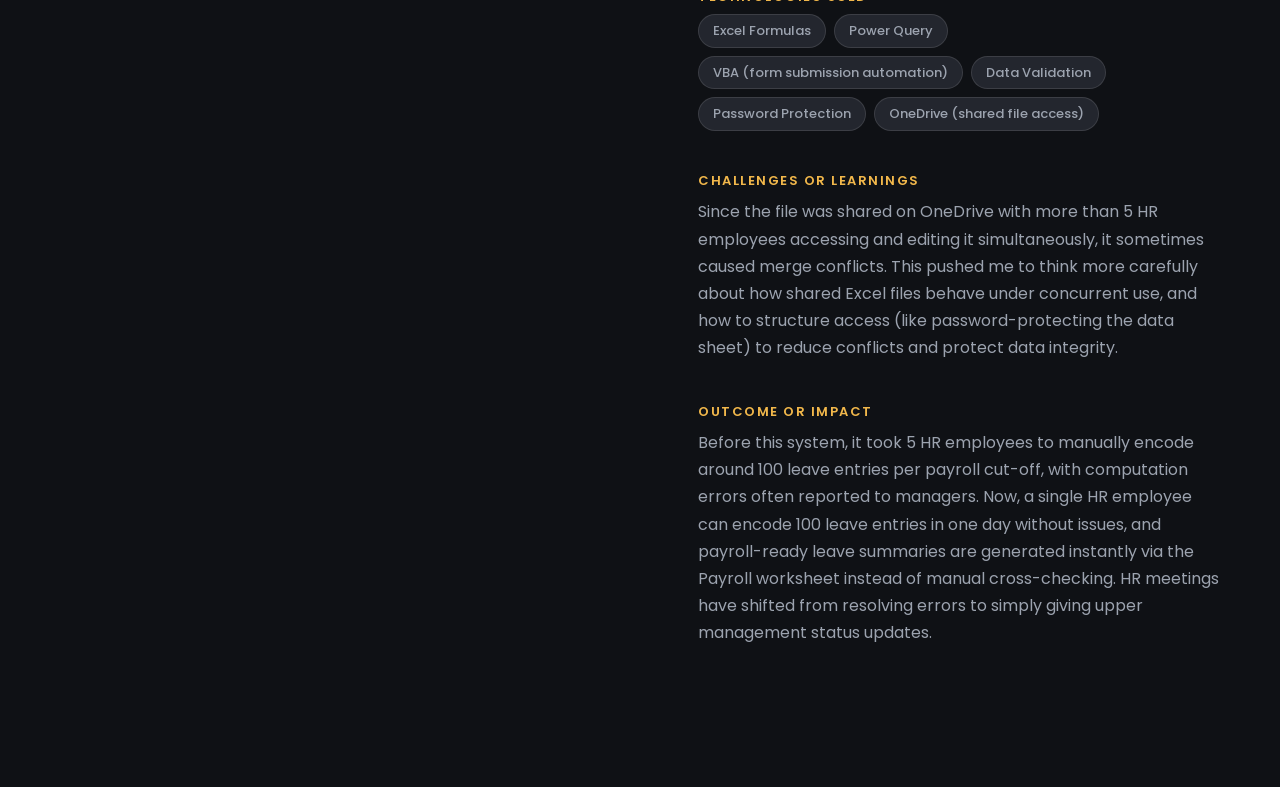
<file: pages/leave_monitoring.html>
<!DOCTYPE html>
<html lang="en">
<head>
    <meta charset="UTF-8">
    <meta http-equiv="X-UA-Compatible" content="IE=edge">
    <meta name="viewport" content="width=device-width, initial-scale=1.0">
    <meta name="description" content="Leave Monitoring, an Excel-based HR tool by Lau.">
    <link rel="preconnect" href="https://fonts.googleapis.com">
    <link rel="preconnect" href="https://fonts.gstatic.com" crossorigin>
    <link href="https://fonts.googleapis.com/css2?family=Poppins:wght@400;500;600;700&display=swap" rel="stylesheet">
    <link rel="stylesheet" href="../styles/style.css">
    <link rel="stylesheet" href="../styles/project.css">
    <link rel="icon" href="../src/logo-icon.ico" type="image/x-icon">
    <title>Leave Monitoring | Lautomate</title>
    <script>
        (function () {
            var saved = localStorage.getItem('theme');
            document.documentElement.setAttribute('data-theme', saved || 'dark');
        })();
    </script>
</head>
<body>

    <header class="project_nav">
        <a class="back_link" href="../index.html">
            <svg viewBox="0 0 24 24"><path d="M19 12H5M11 6l-6 6 6 6"/></svg>
            Back to portfolio
        </a>
        <button class="theme_toggle" id="theme_toggle" aria-label="Toggle light and dark mode">
            <svg class="moon_icon" viewBox="0 0 24 24"><path d="M20 14.5A8.5 8.5 0 1 1 9.5 4a7 7 0 0 0 10.5 10.5Z"/></svg>
            <svg class="sun_icon" viewBox="0 0 24 24"><circle cx="12" cy="12" r="4.2" fill="currentColor" stroke="none"/><path d="M12 2.5v3M12 18.5v3M4.2 4.2l2.1 2.1M17.7 17.7l2.1 2.1M2.5 12h3M18.5 12h3M4.2 19.8l2.1-2.1M17.7 6.3l2.1-2.1" fill="none" stroke="currentColor" stroke-width="1.8" stroke-linecap="round"/></svg>
        </button>
    </header>

    <main class="project_wrapper">
        <div class="project_media">
            <span class="data_badge">Sample data, real workflow</span>
            <iframe src="https://drive.google.com/file/d/1U0sWJc1n81E8Qqv8J7_NlsiLXrWloX9B/preview" allow="autoplay" allowfullscreen></iframe>
        </div>

        <div class="project_content">
            <h1>Leave Monitoring</h1>

            <div class="grouping">
                <span class="group_title">Project Overview</span>
                <p class="description">
                    A shared Excel-based Leave Monitoring System that replaces individual, disconnected leave-tracking files used by HR employees.
                    It automates employee data entry, leave-day computation, and payroll-ready reporting, allowing HR to process leave requests and payroll cut-offs faster and with far fewer errors.
                </p>
            </div>

            <div class="grouping">
                <span class="group_title">Business Problem</span>
                <p class="description">
                    Each HR employee maintained a separate Excel file for leave tracking, which caused duplicate entries and inconsistent records.
                    Computing actual leave days was also manual and error-prone, since HR had to individually exclude weekends and holidays for each employee based on their location.
                    On top of that, preparing leave data for payroll cut-offs required manually cross-checking records against pay periods.
                </p>
            </div>

            <div class="grouping">
                <span class="group_title">Solution</span>
                <p class="description">
                    I built a centralized, shared Excel workbook where HR employees select an employee's name from a dropdown and their personal information auto-populates.
                    Leave type and charge codes are also selected from dropdowns to reduce input errors, while a built-in calculation automatically excludes weekends and holidays
                    when computing leave days. A password-protected data sheet ensures only supervisors can edit submitted records, while other HR employees can still view them.
                    A dedicated Payroll worksheet uses Power Query to pull and transform leave data based on a selected pay period, giving HR a ready-to-use summary of leave days
                    and pay status with a single click of a Refresh button. The system also includes a dashboard and leave-pattern views so HR and management can monitor trends
                    without manual reporting.
                </p>
            </div>

            <div class="grouping">
                <span class="group_title">Key Features</span>
                <ul class="feature_list">
                    <li>Dropdown-based data validation for Type of Leave and Charged To</li>
                    <li>Auto-populated employee details based on Full Name selection</li>
                    <li>Centralized, shared data entry accessible to all HR employees</li>
                    <li>Automatic exclusion of weekends and holidays in leave-day computation</li>
                    <li>One-click, Power Query-driven payroll summary filtered by pay period</li>
                    <li>Password-protected records, editable only by supervisors</li>
                    <li>Dashboard with leave participation, tenure, and department insights</li>
                    <li>Automatic flagging of leave as "With Pay" or "No Pay" per entry</li>
                    <li>Employee-level and company-wide leave pattern tracking (day-of-week, monthly trends)</li>
                </ul>
            </div>

            <div class="grouping">
                <span class="group_title">Technologies Used</span>
                <ul class="tech_list">
                    <li>Excel Formulas</li>
                    <li>Power Query</li>
                    <li>VBA (form submission automation)</li>
                    <li>Data Validation</li>
                    <li>Password Protection</li>
                    <li>OneDrive (shared file access)</li>
                </ul>
            </div>

            <div class="grouping">
                <span class="group_title">Challenges or Learnings</span>
                <p class="description">
                    Since the file was shared on OneDrive with more than 5 HR employees accessing and editing it simultaneously, it sometimes caused merge conflicts.
                    This pushed me to think more carefully about how shared Excel files behave under concurrent use, and how to structure access
                    (like password-protecting the data sheet) to reduce conflicts and protect data integrity.
                </p>
            </div>

            <div class="grouping">
                <span class="group_title">Outcome or Impact</span>
                <p class="description">
                    Before this system, it took 5 HR employees to manually encode around 100 leave entries per payroll cut-off, with computation errors often reported to managers.
                    Now, a single HR employee can encode 100 leave entries in one day without issues, and payroll-ready leave summaries are generated instantly via the
                    Payroll worksheet instead of manual cross-checking. HR meetings have shifted from resolving errors to simply giving upper management status updates.
                </p>
            </div>
        </div>
    </main>

    <script src="../scripts/script.js" defer></script>
</body>
</html>
</file>
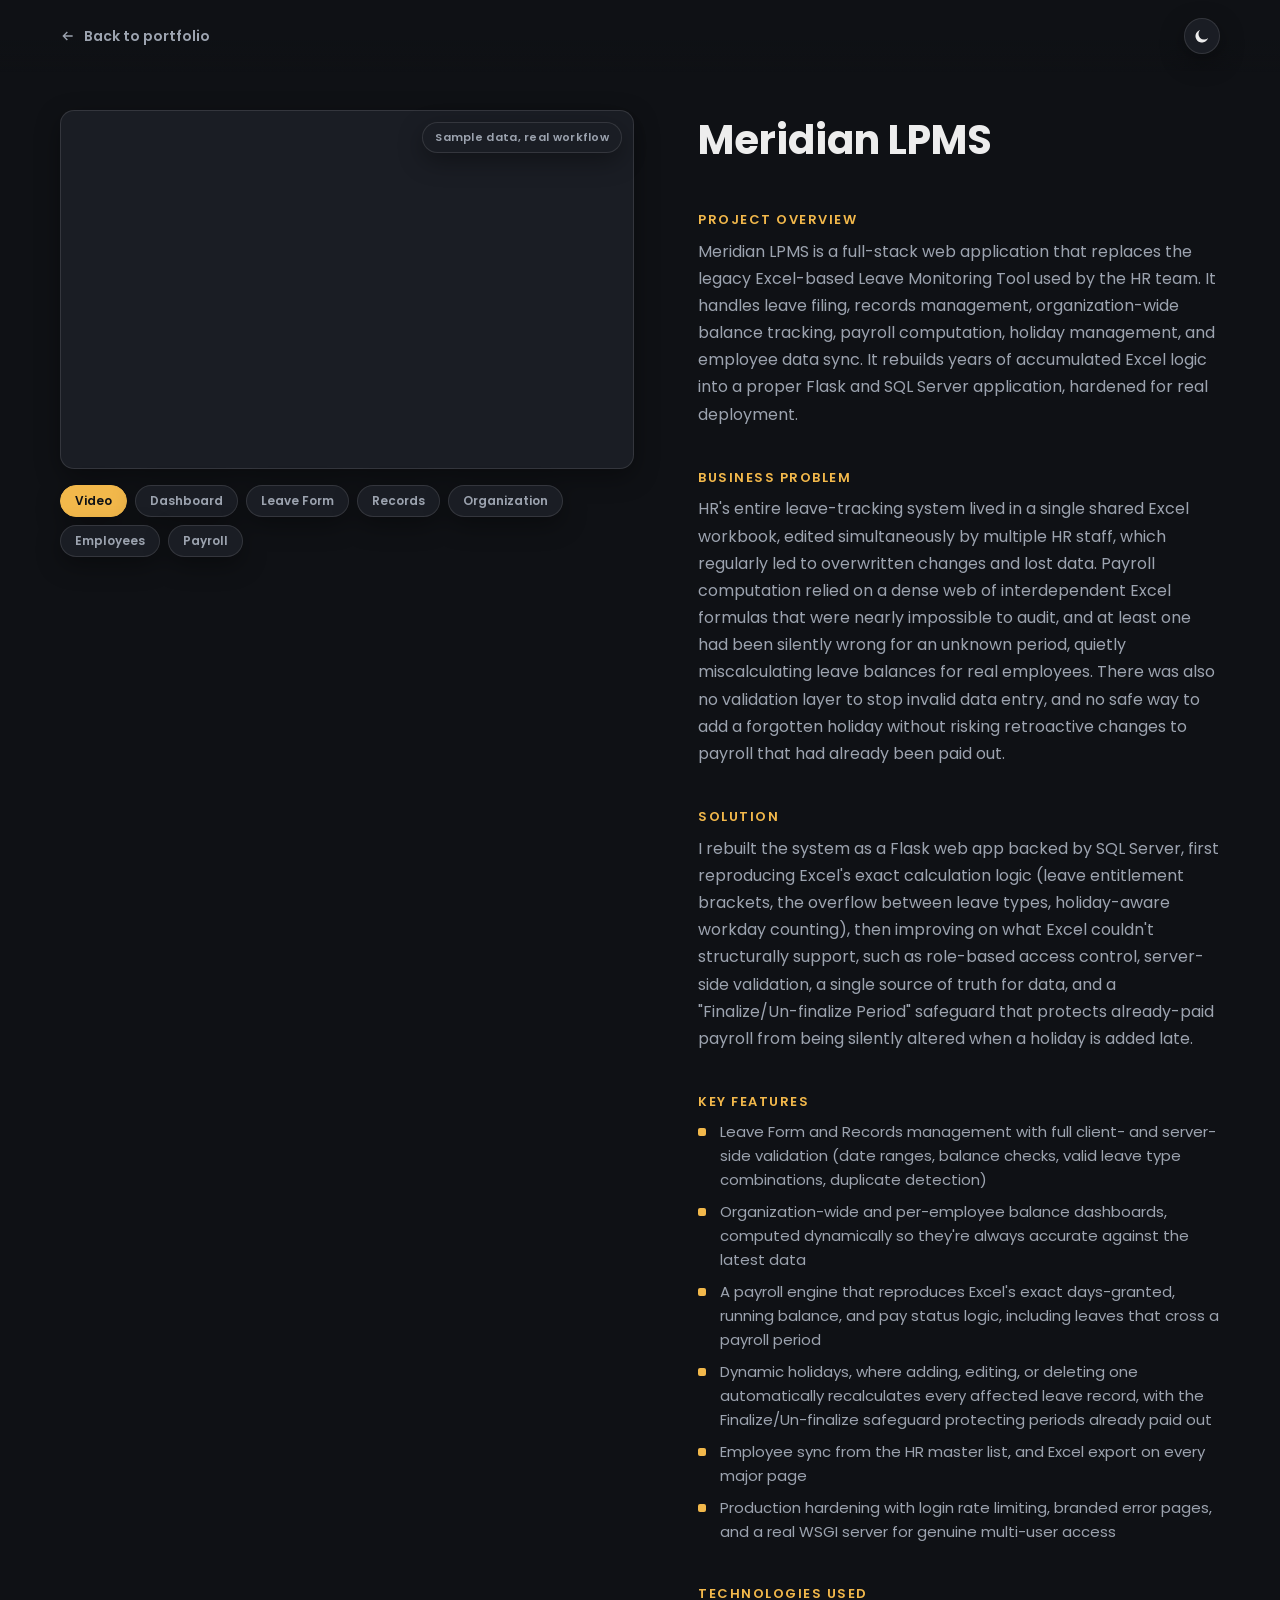
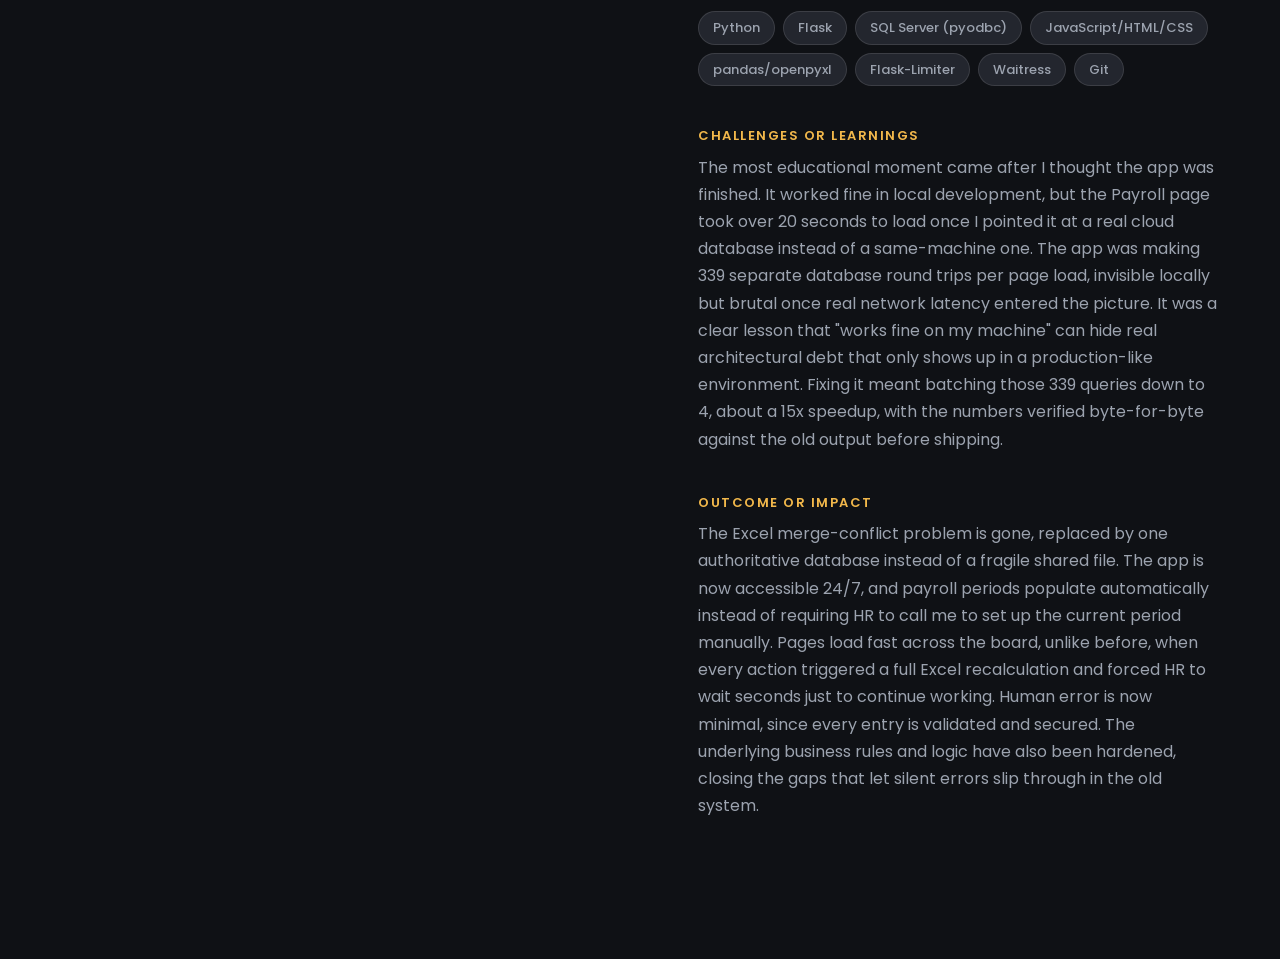
<file: pages/meridian_lpms.html>
<!DOCTYPE html>
<html lang="en">
<head>
    <meta charset="UTF-8">
    <meta http-equiv="X-UA-Compatible" content="IE=edge">
    <meta name="viewport" content="width=device-width, initial-scale=1.0">
    <meta name="description" content="Meridian LPMS, a full-stack Flask leave and payroll system by Lau.">
    <link rel="preconnect" href="https://fonts.googleapis.com">
    <link rel="preconnect" href="https://fonts.gstatic.com" crossorigin>
    <link href="https://fonts.googleapis.com/css2?family=Poppins:wght@400;500;600;700&display=swap" rel="stylesheet">
    <link rel="stylesheet" href="../styles/style.css">
    <link rel="stylesheet" href="../styles/project.css">
    <link rel="icon" href="../src/logo-icon.ico" type="image/x-icon">
    <title>Meridian LPMS | Lautomate</title>
    <script>
        (function () {
            var saved = localStorage.getItem('theme');
            document.documentElement.setAttribute('data-theme', saved || 'dark');
        })();
    </script>
</head>
<body>

    <header class="project_nav">
        <a class="back_link" href="../index.html">
            <svg viewBox="0 0 24 24"><path d="M19 12H5M11 6l-6 6 6 6"/></svg>
            Back to portfolio
        </a>
        <button class="theme_toggle" id="theme_toggle" aria-label="Toggle light and dark mode">
            <svg class="moon_icon" viewBox="0 0 24 24"><path d="M20 14.5A8.5 8.5 0 1 1 9.5 4a7 7 0 0 0 10.5 10.5Z"/></svg>
            <svg class="sun_icon" viewBox="0 0 24 24"><circle cx="12" cy="12" r="4.2" fill="currentColor" stroke="none"/><path d="M12 2.5v3M12 18.5v3M4.2 4.2l2.1 2.1M17.7 17.7l2.1 2.1M2.5 12h3M18.5 12h3M4.2 19.8l2.1-2.1M17.7 6.3l2.1-2.1" fill="none" stroke="currentColor" stroke-width="1.8" stroke-linecap="round"/></svg>
        </button>
    </header>

    <main class="project_wrapper">
        <div class="project_media_wrap">
            <div class="project_media">
                <span class="data_badge">Sample data, real workflow</span>

                <div class="media_stage">
                    <div class="media_item active" data-type="video">
                        <iframe src="https://drive.google.com/file/d/1d2xIGlFwwejgyX4OSObnwMfC8XvClUPT/preview" allow="autoplay" allowfullscreen></iframe>
                    </div>
                    <div class="media_item" data-type="screenshot">
                        <img src="../src/projects/meridian_lpms/dashboard.png" alt="Meridian LPMS dashboard screenshot">
                    </div>
                    <div class="media_item" data-type="screenshot">
                        <img src="../src/projects/meridian_lpms/leaveform.png" alt="Meridian LPMS leave form screenshot">
                    </div>
                    <div class="media_item" data-type="screenshot">
                        <img src="../src/projects/meridian_lpms/project3.png" alt="Meridian LPMS overview screenshot">
                    </div>
                    <div class="media_item" data-type="screenshot">
                        <img src="../src/projects/meridian_lpms/organization.png" alt="Meridian LPMS organization balances screenshot">
                    </div>
                    <div class="media_item" data-type="screenshot">
                        <img src="../src/projects/meridian_lpms/employees.png" alt="Meridian LPMS employees record screenshot">
                    </div>
                    <div class="media_item" data-type="screenshot">
                        <img src="../src/projects/meridian_lpms/payroll.png" alt="Meridian LPMS payroll screenshot">
                    </div>
                </div>
            </div>

            <div class="media_tabs">
                <button class="media_tab active" data-index="0">Video</button>
                <button class="media_tab" data-index="1">Dashboard</button>
                <button class="media_tab" data-index="2">Leave Form</button>
                <button class="media_tab" data-index="3">Records</button>
                <button class="media_tab" data-index="4">Organization</button>
                <button class="media_tab" data-index="5">Employees</button>
                <button class="media_tab" data-index="6">Payroll</button>
            </div>
        </div>

        <div class="project_content">
            <h1>Meridian LPMS</h1>

            <div class="grouping">
                <span class="group_title">Project Overview</span>
                <p class="description">
                    Meridian LPMS is a full-stack web application that replaces the legacy Excel-based Leave Monitoring
                    Tool used by the HR team. It handles leave filing, records management, organization-wide
                    balance tracking, payroll computation, holiday management, and employee data sync. It rebuilds
                    years of accumulated Excel logic into a proper Flask and SQL Server application, hardened
                    for real deployment.
                </p>
            </div>

            <div class="grouping">
                <span class="group_title">Business Problem</span>
                <p class="description">
                    HR's entire leave-tracking system lived in a single shared Excel workbook, edited simultaneously
                    by multiple HR staff, which regularly led to overwritten changes and lost data. Payroll computation relied
                    on a dense web of interdependent Excel formulas that were nearly impossible to audit, and at least
                    one had been silently wrong for an unknown period, quietly miscalculating leave balances for real
                    employees. There was also no validation layer to stop invalid data entry, and no safe way to add
                    a forgotten holiday without risking retroactive changes to payroll that had already been paid out.
                </p>
            </div>

            <div class="grouping">
                <span class="group_title">Solution</span>
                <p class="description">
                    I rebuilt the system as a Flask web app backed by SQL Server, first reproducing Excel's exact
                    calculation logic (leave entitlement brackets, the overflow between leave types, holiday-aware
                    workday counting), then improving on what Excel couldn't structurally support, such as role-based access
                    control, server-side validation, a single source of truth for data, and a "Finalize/Un-finalize
                    Period" safeguard that protects already-paid payroll from being silently altered when a holiday
                    is added late.
                </p>
            </div>

            <div class="grouping">
                <span class="group_title">Key Features</span>
                <ul class="feature_list">
                    <li>Leave Form and Records management with full client- and server-side validation (date ranges, balance checks, valid leave type combinations, duplicate detection)</li>
                    <li>Organization-wide and per-employee balance dashboards, computed dynamically so they're always accurate against the latest data</li>
                    <li>A payroll engine that reproduces Excel's exact days-granted, running balance, and pay status logic, including leaves that cross a payroll period</li>
                    <li>Dynamic holidays, where adding, editing, or deleting one automatically recalculates every affected leave record, with the Finalize/Un-finalize safeguard protecting periods already paid out</li>
                    <li>Employee sync from the HR master list, and Excel export on every major page</li>
                    <li>Production hardening with login rate limiting, branded error pages, and a real WSGI server for genuine multi-user access</li>
                </ul>
            </div>

            <div class="grouping">
                <span class="group_title">Technologies Used</span>
                <ul class="tech_list">
                    <li>Python</li>
                    <li>Flask</li>
                    <li>SQL Server (pyodbc)</li>
                    <li>JavaScript/HTML/CSS</li>
                    <li>pandas/openpyxl</li>
                    <li>Flask-Limiter</li>
                    <li>Waitress</li>
                    <li>Git</li>
                </ul>
            </div>

            <div class="grouping">
                <span class="group_title">Challenges or Learnings</span>
                <p class="description">
                    The most educational moment came after I thought the app was finished. It worked fine in local
                    development, but the Payroll page took over 20 seconds to load once I pointed it at a real cloud
                    database instead of a same-machine one. The app was making 339 separate database round trips per
                    page load, invisible locally but brutal once real network latency entered the picture. It was a
                    clear lesson that "works fine on my machine" can hide real architectural debt that only shows up
                    in a production-like environment. Fixing it meant batching those 339 queries down to 4, about a
                    15x speedup, with the numbers verified byte-for-byte against the old output before shipping.
                </p>
            </div>

            <div class="grouping">
                <span class="group_title">Outcome or Impact</span>
                <p class="description">
                    The Excel merge-conflict problem is gone, replaced by one authoritative database instead of a
                    fragile shared file. The app is now accessible 24/7, and payroll periods populate automatically
                    instead of requiring HR to call me to set up the current period manually. Pages load fast across
                    the board, unlike before, when every action triggered a full Excel recalculation and forced HR to
                    wait seconds just to continue working. Human error is now minimal, since every entry is validated
                    and secured. The underlying business rules and logic have also been hardened, closing the gaps
                    that let silent errors slip through in the old system.
                </p>
            </div>
        </div>
    </main>

    <script src="../scripts/script.js" defer></script>
</body>
</html>
</file>
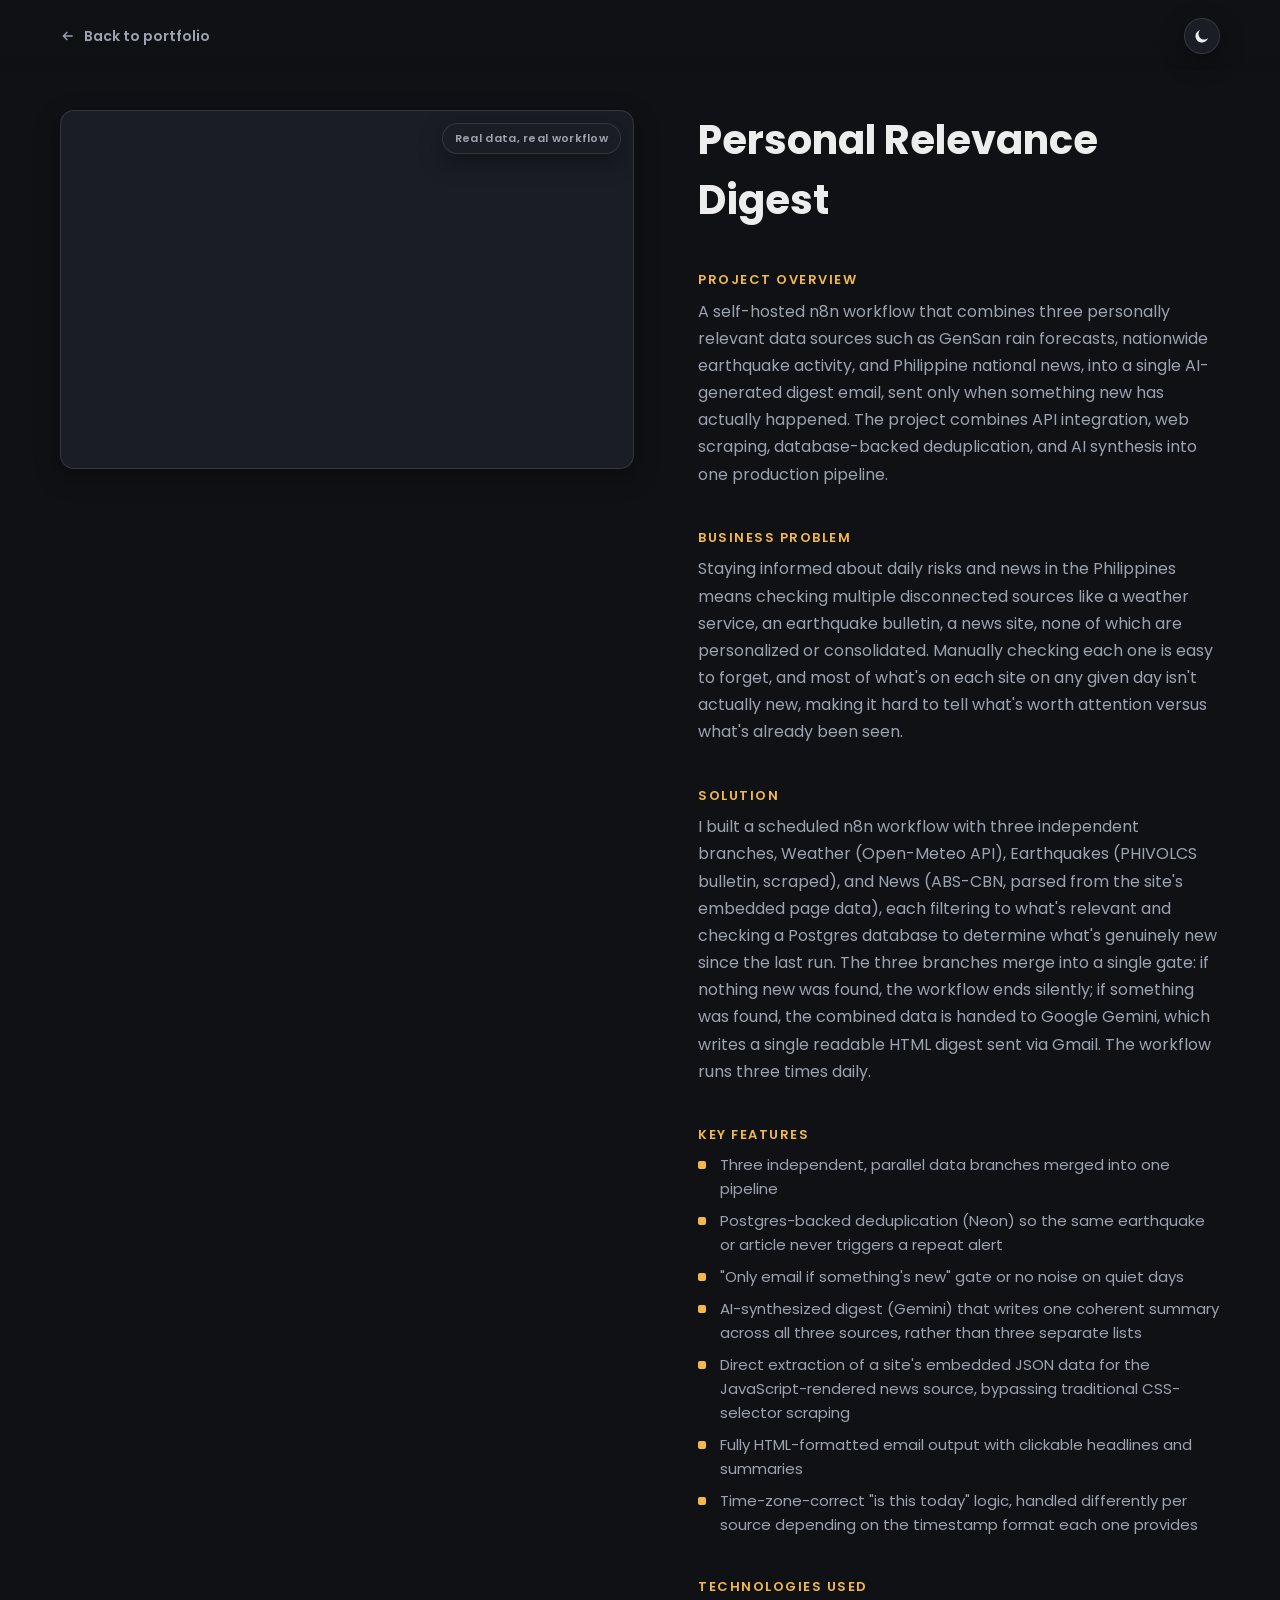
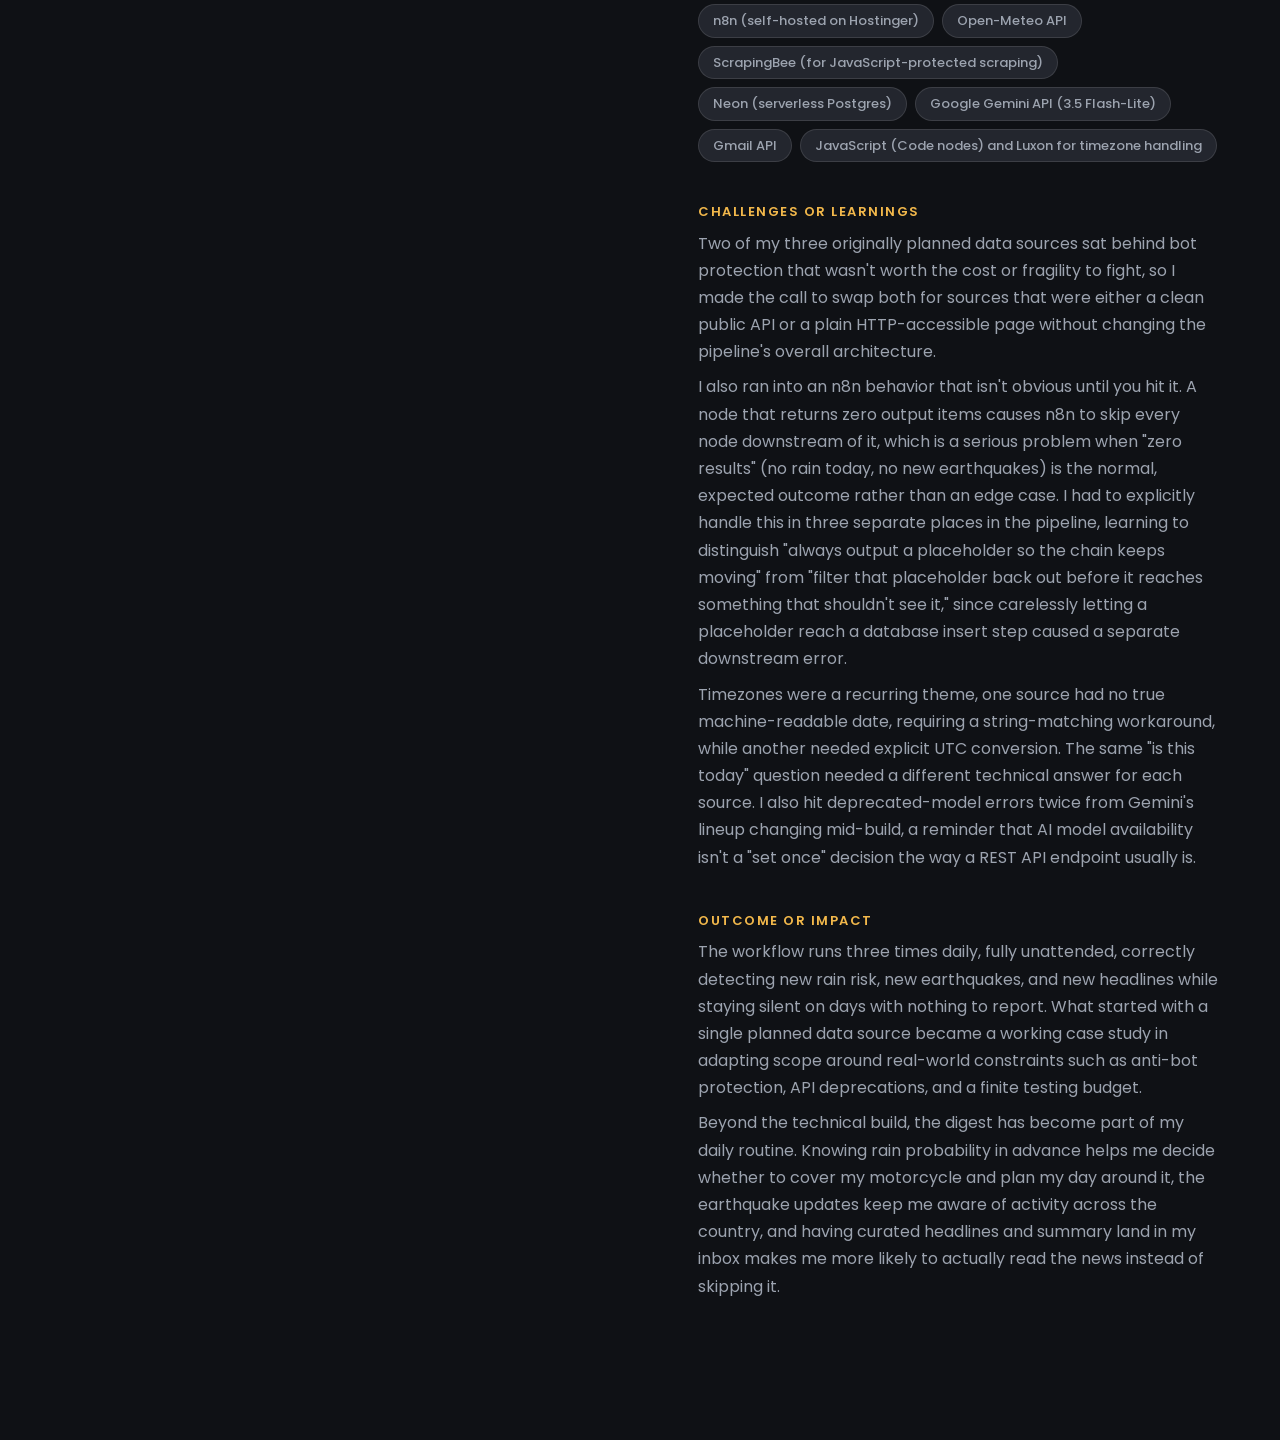
<file: pages/personal_relevance_digest.html>
<!DOCTYPE html>
<html lang="en">
<head>
    <meta charset="UTF-8">
    <meta http-equiv="X-UA-Compatible" content="IE=edge">
    <meta name="viewport" content="width=device-width, initial-scale=1.0">
    <meta name="description" content="Personal Relevance Digest, an n8n workflow that sends an AI-written daily digest. By Lau.">
    <link rel="preconnect" href="https://fonts.googleapis.com">
    <link rel="preconnect" href="https://fonts.gstatic.com" crossorigin>
    <link href="https://fonts.googleapis.com/css2?family=Poppins:wght@400;500;600;700&display=swap" rel="stylesheet">
    <link rel="stylesheet" href="../styles/style.css">
    <link rel="stylesheet" href="../styles/project.css">
    <link rel="icon" href="../src/logo-icon.ico" type="image/x-icon">
    <title>Personal Relevance Digest | Lautomate</title>
    <script>
        (function () {
            var saved = localStorage.getItem('theme');
            document.documentElement.setAttribute('data-theme', saved || 'dark');
        })();
    </script>
</head>
<body>

    <header class="project_nav">
        <a class="back_link" href="../index.html">
            <svg viewBox="0 0 24 24"><path d="M19 12H5M11 6l-6 6 6 6"/></svg>
            Back to portfolio
        </a>
        <button class="theme_toggle" id="theme_toggle" aria-label="Toggle light and dark mode">
            <svg class="moon_icon" viewBox="0 0 24 24"><path d="M20 14.5A8.5 8.5 0 1 1 9.5 4a7 7 0 0 0 10.5 10.5Z"/></svg>
            <svg class="sun_icon" viewBox="0 0 24 24"><circle cx="12" cy="12" r="4.2" fill="currentColor" stroke="none"/><path d="M12 2.5v3M12 18.5v3M4.2 4.2l2.1 2.1M17.7 17.7l2.1 2.1M2.5 12h3M18.5 12h3M4.2 19.8l2.1-2.1M17.7 6.3l2.1-2.1" fill="none" stroke="currentColor" stroke-width="1.8" stroke-linecap="round"/></svg>
        </button>
    </header>

    <main class="project_wrapper">
        <div class="project_media">
            <span class="data_badge">Real data, real workflow</span>
            <iframe src="https://drive.google.com/file/d/1l5D78yY6mIoxz2U_h9qMrrjyzDSDAULu/preview" allow="autoplay" allowfullscreen></iframe>
        </div>

        <div class="project_content">
            <h1>Personal Relevance Digest</h1>

            <div class="grouping">
                <span class="group_title">Project Overview</span>
                <p class="description">
                A self-hosted n8n workflow that combines three personally relevant data sources such as GenSan rain forecasts, nationwide 
                earthquake activity, and Philippine national news, into a single AI-generated digest email, sent only when something 
                new has actually happened. The project combines API integration, web scraping, database-backed deduplication, and 
                AI synthesis into one production pipeline.
                </p>
            </div>

            <div class="grouping">
                <span class="group_title">Business Problem</span>
                <p class="description">
                Staying informed about daily risks and news in the Philippines means checking multiple disconnected sources like 
                a weather service, an earthquake bulletin, a news site, none of which are personalized or consolidated. 
                Manually checking each one is easy to forget, and most of what's on each site on any given day isn't actually new, making it 
                hard to tell what's worth attention versus what's already been seen.
                </p>
            </div>

            <div class="grouping">
                <span class="group_title">Solution</span>
                <p class="description">
                I built a scheduled n8n workflow with three independent branches, Weather (Open-Meteo API), Earthquakes 
                (PHIVOLCS bulletin, scraped), and News (ABS-CBN, parsed from the site's embedded page data), each filtering to 
                what's relevant and checking a Postgres database to determine what's genuinely new since the last run. The three 
                branches merge into a single gate: if nothing new was found, the workflow ends silently; if something was found, 
                the combined data is handed to Google Gemini, which writes a single readable HTML digest sent via Gmail. 
                The workflow runs three times daily.
                </p>
            </div>

            <div class="grouping">
                <span class="group_title">Key Features</span>
                <ul class="feature_list">
                <li>Three independent, parallel data branches merged into one pipeline</li>
                <li>Postgres-backed deduplication (Neon) so the same earthquake or article never triggers a repeat alert</li>
                <li>"Only email if something's new" gate or no noise on quiet days</li>
                <li>AI-synthesized digest (Gemini) that writes one coherent summary across all three sources, rather than three separate lists</li>
                <li>Direct extraction of a site's embedded JSON data for the JavaScript-rendered news source, bypassing traditional CSS-selector scraping</li>
                <li>Fully HTML-formatted email output with clickable headlines and summaries</li>
                <li>Time-zone-correct "is this today" logic, handled differently per source depending on the timestamp format each one provides</li>
                </ul>
            </div>

            <div class="grouping">
                <span class="group_title">Technologies Used</span>
                <ul class="tech_list">
                <li>n8n (self-hosted on Hostinger)</li> 
                <li>Open-Meteo API</li>
                <li>ScrapingBee (for JavaScript-protected scraping)</li>
                <li>Neon (serverless Postgres)</li>
                <li>Google Gemini API (3.5 Flash-Lite)</li>
                <li>Gmail API</li>
                <li>JavaScript (Code nodes) and Luxon for timezone handling</li>
                </ul>
            </div>

            <div class="grouping">
                <span class="group_title">Challenges or Learnings</span>
                <p class="description">
                Two of my three originally planned data sources sat behind bot protection that wasn't worth the cost or fragility to 
                fight, so I made the call to swap both for sources that were either a clean public API or a plain 
                HTTP-accessible page without changing the pipeline's overall architecture.
                </p>
                <p class="description">
                I also ran into an n8n behavior that isn't obvious until you hit it. A node that returns zero output items causes 
                n8n to skip every node downstream of it, which is a serious problem when "zero results" (no rain today, no new earthquakes) 
                is the normal, expected outcome rather than an edge case. I had to explicitly handle this in three separate places 
                in the pipeline, learning to distinguish "always output a placeholder so the chain keeps moving" from "filter that 
                placeholder back out before it reaches something that shouldn't see it," since carelessly letting a placeholder reach 
                a database insert step caused a separate downstream error.
                </p>
                <p class="description">
                Timezones were a recurring theme, one source had no true machine-readable date, requiring a string-matching 
                workaround, while another needed explicit UTC conversion. The same "is this today" question needed a different 
                technical answer for each source. I also hit deprecated-model errors twice from Gemini's lineup changing mid-build, 
                a reminder that AI model availability isn't a "set once" decision the way a REST API endpoint usually is.
                </p>
            </div>

            <div class="grouping">
                <span class="group_title">Outcome or Impact</span>
                <p class="description">
                The workflow runs three times daily, fully unattended, correctly detecting new rain risk, new earthquakes, and 
                new headlines while staying silent on days with nothing to report. What started with a single planned data source 
                became a working case study in adapting scope around real-world constraints such as anti-bot protection, API deprecations, 
                and a finite testing budget.
                </p>
                <p class="description">
                Beyond the technical build, the digest has become part of my daily routine. Knowing rain probability in advance 
                helps me decide whether to cover my motorcycle and plan my day around it, the earthquake updates keep me aware of 
                activity across the country, and having curated headlines and summary land in my inbox makes me more likely to actually read the 
                news instead of skipping it.
                </p>
            </div>
        </div>
    </main>

    <script src="../scripts/script.js" defer></script>
</body>
</html>
</file>
<file: styles/style.css>
/* ============================================
   Lautomate — Portfolio Design System
   ============================================ */

:root {
    /* Dark mode (default) */
    --bg: #0F1115;
    --surface: #1A1D24;
    --surface-2: #23262E;
    --border: rgba(237, 237, 237, 0.12);
    --text: #EDEDED;
    --text-muted: #9CA3AF;
    --accent: #F2B84B;
    --accent-soft: rgba(242, 184, 75, 0.12);
    --accent-2: #5B8DEF;
    --accent-2-soft: rgba(91, 141, 239, 0.12);
    --shadow: rgba(0, 0, 0, 0.35) 0px 8px 24px;

    --font-body: 'Poppins', 'Segoe UI', sans-serif;
    --space-1: 8px;
    --space-2: 16px;
    --space-3: 24px;
    --space-4: 40px;
    --space-5: 64px;
    --space-6: 100px;
    --radius: 14px;
    --max-width: 1200px;
}

[data-theme="light"] {
    --bg: #FAF9F6;
    --surface: #FFFFFF;
    --surface-2: #F1EFEA;
    --border: rgba(26, 29, 36, 0.10);
    --text: #1A1D24;
    --text-muted: #5B5F6B;
    --accent: #C97F1E;
    --accent-soft: rgba(201, 127, 30, 0.10);
    --accent-2: #2F5FD6;
    --accent-2-soft: rgba(47, 95, 214, 0.08);
    --shadow: rgba(26, 29, 36, 0.08) 0px 8px 24px;
}

*,
*::before,
*::after {
    box-sizing: border-box;
    margin: 0;
    padding: 0;
}

::-webkit-scrollbar {
    width: 10px;
}

::-webkit-scrollbar-track {
    background-color: var(--surface-2);
}

::-webkit-scrollbar-thumb {
    background-color: var(--accent);
    border-radius: 12px;
}

html {
    scroll-behavior: smooth;
    scroll-padding-top: 2rem;
}

body {
    background: var(--bg);
    color: var(--text);
    font-family: var(--font-body);
    overflow-x: hidden;
    transition: background 0.3s ease, color 0.3s ease;
    line-height: 1.5;
}

@media (prefers-reduced-motion: reduce) {
    html {
        scroll-behavior: auto;
    }
    * {
        animation-duration: 0.001ms !important;
        transition-duration: 0.001ms !important;
    }
}

a {
    text-decoration: none;
    color: inherit;
}

img {
    display: block;
    max-width: 100%;
}

button {
    font-family: var(--font-body);
    cursor: pointer;
}

:focus-visible {
    outline: 2px solid var(--accent);
    outline-offset: 3px;
}

.eyebrow {
    text-transform: uppercase;
    letter-spacing: 2px;
    font-size: 13px;
    font-weight: 600;
    color: var(--accent);
}

/* ============================================
   Top navigation
   ============================================ */

.top_nav {
    position: fixed;
    top: 0;
    left: 0;
    width: 100%;
    display: flex;
    justify-content: space-between;
    align-items: center;
    padding: 20px clamp(20px, 5%, 80px);
    z-index: 100;
    background: linear-gradient(to bottom, var(--bg) 40%, transparent);
}

.top_nav .logo {
    font-size: 20px;
    font-weight: 700;
    letter-spacing: 1px;
    color: var(--text);
}

.top_nav .logo span {
    color: var(--accent);
}

.nav_links {
    display: flex;
    align-items: center;
    gap: var(--space-3);
    background: var(--surface);
    border: 1px solid var(--border);
    border-radius: 100px;
    padding: 8px 10px;
    box-shadow: var(--shadow);
}

.nav_links a {
    display: flex;
    align-items: center;
    justify-content: center;
    width: 36px;
    height: 36px;
    border-radius: 100px;
    color: var(--text-muted);
    transition: color 0.25s ease, background 0.25s ease;
}

.nav_links a svg {
    width: 18px;
    height: 18px;
    fill: none;
    stroke: currentColor;
    stroke-width: 1.7;
    stroke-linecap: round;
    stroke-linejoin: round;
}

.nav_links a:hover,
.nav_links a:focus-visible {
    color: var(--accent);
    background: var(--accent-soft);
}

.theme_toggle {
    display: flex;
    align-items: center;
    justify-content: center;
    width: 36px;
    height: 36px;
    border-radius: 100px;
    border: 1px solid var(--border);
    background: var(--surface);
    color: var(--text);
    box-shadow: var(--shadow);
}

.theme_toggle svg {
    width: 18px;
    height: 18px;
    fill: currentColor;
}

.theme_toggle .sun_icon { display: none; }
[data-theme="light"] .theme_toggle .sun_icon { display: block; }
[data-theme="light"] .theme_toggle .moon_icon { display: none; }

/* ============================================
   Section 1 — Hero / Intro
   ============================================ */

.section1 {
    min-height: 100vh;
    display: flex;
    align-items: center;
    justify-content: center;
    gap: var(--space-5);
    padding: 140px clamp(20px, 6%, 80px) var(--space-5);
    max-width: var(--max-width);
    margin: 0 auto;
}

.hero_profile {
    flex-shrink: 0;
    display: flex;
    flex-direction: column;
    align-items: center;
    gap: var(--space-2);
    background: var(--surface);
    border: 1px solid var(--border);
    border-radius: var(--radius);
    padding: var(--space-3);
    box-shadow: var(--shadow);
}

.hero_profile img {
    width: 180px;
    height: 180px;
    border-radius: 100px;
    object-fit: cover;
    border: 3px solid var(--accent-soft);
}

.hero_profile h1 {
    font-size: 28px;
    font-weight: 700;
}

.hero_profile .meta {
    display: flex;
    flex-direction: column;
    align-items: center;
    gap: 2px;
    color: var(--text-muted);
    font-size: 14px;
}

.status_pill {
    display: inline-flex;
    align-items: center;
    gap: 6px;
    font-size: 12px;
    font-weight: 500;
    padding: 4px 12px;
    border-radius: 100px;
    background: var(--accent-2-soft);
    border: 1px solid var(--accent-2);
    color: var(--accent-2);
}

.status_pill::before {
    content: "";
    width: 6px;
    height: 6px;
    border-radius: 50%;
    background: currentColor;
}

.hero_profile .socials {
    display: flex;
    gap: 10px;
    margin-top: 4px;
}

.hero_profile .socials a {
    display: flex;
    align-items: center;
    justify-content: center;
    width: 42px;
    height: 42px;
    border: 1px solid var(--border);
    border-radius: 10px;
    color: var(--text-muted);
    transition: 0.25s ease;
}

.icon_mask {
    display: inline-block;
    width: 20px;
    height: 20px;
    background-color: currentColor;
    -webkit-mask-size: contain;
    mask-size: contain;
    -webkit-mask-repeat: no-repeat;
    mask-repeat: no-repeat;
    -webkit-mask-position: center;
    mask-position: center;
}

.icon_github { -webkit-mask-image: url('../src/github.svg'); mask-image: url('../src/github.svg'); }
.icon_linkedin { -webkit-mask-image: url('../src/linkedin.svg'); mask-image: url('../src/linkedin.svg'); }

.hero_profile .socials a:hover {
    color: var(--accent);
    border-color: var(--accent);
}

.hero_main {
    flex: 1;
    min-width: 0;
    max-width: 640px;
}

.hero_main .eyebrow {
    display: block;
    margin-bottom: var(--space-2);
}

.hero_headline {
    font-size: clamp(32px, 5vw, 52px);
    font-weight: 600;
    line-height: 1.15;
    margin-bottom: var(--space-3);
}

.hero_rotator {
    display: inline-flex;
    align-items: baseline;
    flex-wrap: wrap;
}

.hero_rotator .leave_text {
    margin-left: 14px;
    line-height: 1.4;
    height: 1.4em;
    overflow: hidden;
    display: inline-block;
    vertical-align: bottom;
    padding-top: 0.08em;
}

.hero_rotator .leave_text li {
    position: relative;
    list-style: none;
    color: var(--accent);
    font-weight: 600;
    animation: slideUp 12.5s ease-in-out infinite;
}

@keyframes slideUp {
    0%, 16% { top: 0; }
    20%, 36% { top: -1.4em; }
    40%, 56% { top: -2.8em; }
    60%, 76% { top: -4.2em; }
    80%, 96% { top: -5.6em; }
    100% { top: -7em; }
}

.hero_sub {
    color: var(--text-muted);
    font-size: 16px;
    max-width: 52ch;
    margin-bottom: var(--space-4);
}

.hero_stats {
    display: flex;
    gap: var(--space-4);
}

.hero_stats .stat h2 {
    font-size: 34px;
    font-weight: 700;
    color: var(--accent);
}

.hero_stats .stat p {
    text-transform: uppercase;
    font-size: 12px;
    letter-spacing: 1px;
    color: var(--text-muted);
}

/* ============================================
   Section 2 — About Me
   ============================================ */

.section2 {
    display: flex;
    flex-direction: column;
    align-items: center;
    padding: var(--space-6) clamp(20px, 6%, 80px);
    max-width: 900px;
    margin: 0 auto;
    text-align: center;
}

.section2 h2 {
    font-size: clamp(26px, 4vw, 38px);
    font-weight: 600;
    margin-bottom: var(--space-3);
}

.section2 h2 span {
    color: var(--accent);
}

.section2 p {
    text-align: left;
    color: var(--text-muted);
    font-size: 17px;
    line-height: 1.7;
}

.section2 p + p {
    margin-top: var(--space-2);
}

/* ============================================
   Section 3 — Journey
   ============================================ */

.section3 {
    padding: var(--space-6) clamp(20px, 6%, 80px);
    max-width: var(--max-width);
    margin: 0 auto;
}

.section_heading {
    text-align: center;
    margin-bottom: var(--space-5);
}

.section_heading h2 {
    font-size: clamp(26px, 4vw, 36px);
    font-weight: 600;
    margin-top: var(--space-1);
}

.journey_grid {
    display: grid;
    grid-template-columns: repeat(2, 1fr);
    gap: var(--space-3);
}

.wrap_career {
    display: flex;
    flex-direction: column;
    gap: var(--space-2);
    padding: var(--space-3);
    background: var(--surface);
    border: 1px solid var(--border);
    border-radius: var(--radius);
    box-shadow: var(--shadow);
}

.wrap_career .phase_tag {
    font-size: 12px;
    font-weight: 600;
    text-transform: uppercase;
    letter-spacing: 1px;
    color: var(--accent-2);
}

.wrap_career .icon_wrap {
    width: 52px;
    height: 52px;
    display: flex;
    align-items: center;
    justify-content: center;
    border-radius: 12px;
    background: var(--accent-soft);
    color: var(--accent);
}

.wrap_career .icon_wrap svg {
    width: 26px;
    height: 26px;
    fill: none;
    stroke: currentColor;
    stroke-width: 1.7;
}

.wrap_career h3 {
    font-size: 20px;
    font-weight: 600;
}

.wrap_career p {
    color: var(--text-muted);
    font-size: 15px;
    line-height: 1.6;
}

.wrap_career .stack_row {
    display: flex;
    flex-wrap: wrap;
    gap: 6px;
    margin-top: auto;
    padding-top: var(--space-1);
}

.pill {
    font-size: 12px;
    font-weight: 500;
    padding: 4px 10px;
    border-radius: 100px;
    background: var(--surface-2);
    border: 1px solid var(--border);
    color: var(--text-muted);
}

/* ============================================
   Section 4 — Problem → Tool
   ============================================ */

.section4 {
    padding: var(--space-6) clamp(20px, 6%, 80px);
    max-width: var(--max-width);
    margin: 0 auto;
}

.problem_list {
    display: flex;
    flex-direction: column;
    gap: 2px;
    border-top: 1px solid var(--border);
}

.problem_row {
    display: grid;
    grid-template-columns: minmax(0, 1.1fr) minmax(0, 1fr);
    gap: var(--space-4);
    align-items: center;
    padding: var(--space-3) var(--space-2);
    border-bottom: 1px solid var(--border);
    transition: background 0.25s ease;
}

.problem_row:hover {
    background: var(--surface);
}

.problem_row .problem_num {
    color: var(--accent);
    font-weight: 600;
    font-size: 13px;
    margin-bottom: 4px;
    display: block;
}

.problem_row .problem_text {
    font-size: 18px;
    font-weight: 500;
}

.problem_row .tool_tags {
    display: flex;
    flex-wrap: wrap;
    gap: 8px;
    justify-content: flex-end;
}

/* ============================================
   Section 5/6 — Projects
   ============================================ */

.section5 {
    padding: var(--space-6) clamp(20px, 6%, 80px);
    max-width: var(--max-width);
    margin: 0 auto;
}

.projects_container {
    display: grid;
    grid-template-columns: repeat(auto-fit, minmax(320px, 1fr));
    gap: var(--space-3);
}

.wrap_project {
    position: relative;
    border-radius: var(--radius);
    overflow: hidden;
    border: 1px solid var(--border);
    background: var(--surface);
    box-shadow: var(--shadow);
    display: flex;
    flex-direction: column;
}

.wrap_project .thumb {
    width: 100%;
    aspect-ratio: 16 / 10;
    overflow: hidden;
}

.wrap_project .thumb img {
    width: 100%;
    height: 100%;
    object-fit: cover;
    object-position: top center;
    transition: transform 0.4s ease;
}

.wrap_project:hover .thumb img {
    transform: scale(1.04);
}

.wrap_project .card_body {
    padding: var(--space-3);
    display: flex;
    flex-direction: column;
    gap: var(--space-1);
    flex: 1;
}

.category_pill {
    align-self: flex-start;
    display: inline-flex;
    font-size: 11px;
    font-weight: 600;
    text-transform: uppercase;
    letter-spacing: 0.4px;
    padding: 3px 10px;
    border-radius: 100px;
    background: var(--accent-2-soft);
    border: 1px solid var(--accent-2);
    color: var(--accent-2);
}

.wrap_project h3 {
    font-size: 19px;
    font-weight: 600;
}

.wrap_project p {
    color: var(--text-muted);
    font-size: 14px;
    line-height: 1.6;
    flex: 1;
}

.wrap_project .view_link {
    align-self: flex-start;
    margin-top: var(--space-2);
    font-size: 13px;
    font-weight: 600;
    text-transform: uppercase;
    letter-spacing: 0.5px;
    color: var(--accent);
    display: inline-flex;
    align-items: center;
    gap: 8px;
    padding: 10px 18px;
    border: 1px solid var(--accent);
    border-radius: 100px;
    background: transparent;
    transition: background 0.25s ease, color 0.25s ease;
}

.wrap_project .view_link:hover,
.wrap_project .view_link:focus-visible {
    background: var(--accent);
    color: var(--bg);
}

.wrap_project .view_link svg {
    width: 14px;
    height: 14px;
    fill: none;
    stroke: currentColor;
    stroke-width: 2;
    transition: transform 0.2s ease;
}

.wrap_project .view_link:hover svg {
    transform: translateX(3px);
}

/* ============================================
   Footer
   ============================================ */

.site_footer {
    padding: var(--space-4) clamp(20px, 6%, 80px) var(--space-5);
    max-width: var(--max-width);
    margin: 0 auto;
    display: flex;
    justify-content: space-between;
    align-items: center;
    border-top: 1px solid var(--border);
    flex-wrap: wrap;
    gap: var(--space-2);
}

.site_footer p {
    color: var(--text-muted);
    font-size: 13px;
}

.site_footer .socials {
    display: flex;
    gap: 8px;
}

.site_footer .socials a {
    display: flex;
    align-items: center;
    justify-content: center;
    width: 34px;
    height: 34px;
    border-radius: 8px;
    border: 1px solid var(--border);
    color: var(--text-muted);
    transition: 0.25s ease;
}

.site_footer .socials a svg {
    width: 16px;
    height: 16px;
    fill: currentColor;
}

.site_footer .socials a:hover {
    color: var(--accent);
    border-color: var(--accent);
}

/* ============================================
   Scroll reveal
   ============================================ */

.hidden {
    opacity: 0;
    filter: blur(2px);
    transform: translateY(12px);
}

.show {
    opacity: 1;
    filter: blur(0px);
    transform: translateY(0);
    transition: opacity 0.8s ease, filter 0.8s ease, transform 0.8s ease;
}

.journey_grid .wrap_career:nth-child(1) { transition-delay: 0.1s; }
.journey_grid .wrap_career:nth-child(2) { transition-delay: 0.2s; }
.journey_grid .wrap_career:nth-child(3) { transition-delay: 0.3s; }
.journey_grid .wrap_career:nth-child(4) { transition-delay: 0.4s; }

.problem_row:nth-child(1) { transition-delay: 0.05s; }
.problem_row:nth-child(2) { transition-delay: 0.15s; }
.problem_row:nth-child(3) { transition-delay: 0.25s; }
.problem_row:nth-child(4) { transition-delay: 0.35s; }

.projects_container .wrap_project:nth-child(1) { transition-delay: 0.1s; }
.projects_container .wrap_project:nth-child(2) { transition-delay: 0.2s; }
.projects_container .wrap_project:nth-child(3) { transition-delay: 0.3s; }
.projects_container .wrap_project:nth-child(4) { transition-delay: 0.4s; }

/* ============================================
   Responsive
   ============================================ */

@media screen and (max-width: 1024px) {
    .journey_grid {
        grid-template-columns: 1fr;
    }

    .problem_row {
        grid-template-columns: 1fr;
        gap: var(--space-1);
    }

    .problem_row .tool_tags {
        justify-content: flex-start;
    }
}

@media screen and (max-width: 900px) {
    .section1 {
        flex-direction: column;
        text-align: center;
        padding-top: 120px;
    }

    .hero_sub {
        margin-left: auto;
        margin-right: auto;
        text-align: left;
    }

    .hero_stats {
        justify-content: center;
    }

    .hero_rotator {
        justify-content: center;
        width: 100%;
    }
}

@media screen and (max-width: 750px) {
    .section2 p {
        font-size: 15px;
    }

    .nav_links {
        display: none;
    }

    .top_nav {
        justify-content: space-between;
    }
}

@media screen and (max-width: 480px) {
    .hero_profile img {
        width: 130px;
        height: 130px;
    }

    .hero_stats {
        gap: var(--space-3);
    }

    .site_footer {
        flex-direction: column;
        text-align: center;
    }
}
</file>
<file: styles/project.css>
/* ============================================
   Project write-up pages
   Relies on variables/reset defined in style.css
   ============================================ */

.project_nav {
    position: fixed;
    top: 0;
    left: 0;
    width: 100%;
    display: flex;
    justify-content: space-between;
    align-items: center;
    padding: 18px clamp(20px, 5%, 60px);
    z-index: 100;
    background: linear-gradient(to bottom, var(--bg) 55%, transparent);
}

.back_link {
    display: inline-flex;
    align-items: center;
    gap: 8px;
    font-size: 14px;
    font-weight: 600;
    color: var(--text-muted);
    transition: color 0.2s ease;
}

.back_link svg {
    width: 16px;
    height: 16px;
    fill: none;
    stroke: currentColor;
    stroke-width: 2;
}

.back_link:hover {
    color: var(--accent);
}

.data_badge {
    position: absolute;
    top: 12px;
    right: 12px;
    z-index: 2;
    font-size: 11px;
    font-weight: 600;
    letter-spacing: 0.3px;
    padding: 6px 12px;
    border-radius: 100px;
    background: var(--surface);
    border: 1px solid var(--border);
    color: var(--text-muted);
    box-shadow: var(--shadow);
}

.data_badge strong {
    color: var(--accent);
}

.project_wrapper {
    display: grid;
    grid-template-columns: minmax(0, 1.1fr) minmax(0, 1fr);
    gap: var(--space-5);
    max-width: 1280px;
    margin: 0 auto;
    padding: 110px clamp(20px, 5%, 60px) var(--space-6);
    align-items: start;
}

.project_media {
    position: sticky;
    top: 100px;
    aspect-ratio: 16 / 10;
    border-radius: var(--radius);
    overflow: hidden;
    border: 1px solid var(--border);
    box-shadow: var(--shadow);
    background: var(--surface);
}

.project_media iframe    {
    width: 100%;
    height: 100%;
    border: 0;
}

/* ============================================
   Multi-item project media (gallery)
   Only present on pages with more than one media
   item — single-item pages keep the plain
   .project_media > iframe/img markup above untouched.
   ============================================ */

.media_stage {
    position: relative;
    width: 100%;
    height: 100%;
}

.media_item {
    position: absolute;
    inset: 0;
    opacity: 0;
    visibility: hidden;
    transition: opacity 0.3s ease;
}

.media_item.active {
    opacity: 1;
    visibility: visible;
}

.media_item iframe {
    width: 100%;
    height: 100%;
    border: 0;
    display: block;
}

.media_item img {
    width: 100%;
    height: 100%;
    border: 0;
    object-fit: contain;
    display: block;
    background: var(--surface);
}

.project_media_wrap {
    position: sticky;
    top: 100px;
}

.project_media_wrap .project_media {
    position: static;
}

.media_tabs {
    display: flex;
    flex-wrap: wrap;
    gap: 8px;
    margin-top: var(--space-2);
}

.media_tab {
    font-size: 12px;
    font-weight: 600;
    padding: 6px 14px;
    border-radius: 100px;
    background: var(--surface);
    border: 1px solid var(--border);
    color: var(--text-muted);
    box-shadow: var(--shadow);
    transition: background 0.2s ease, color 0.2s ease, border-color 0.2s ease;
}

.media_tab.active,
.media_tab:hover {
    background: var(--accent);
    border-color: var(--accent);
    color: var(--bg);
}

@media screen and (max-width: 900px) {
    .project_media_wrap {
        position: static;
    }
}

.project_content h1 {
    font-size: clamp(28px, 4vw, 40px);
    font-weight: 700;
    margin-bottom: var(--space-4);
}

.grouping {
    margin-bottom: var(--space-4);
}

.grouping .group_title {
    display: block;
    font-size: 13px;
    font-weight: 600;
    text-transform: uppercase;
    letter-spacing: 1.5px;
    color: var(--accent);
    margin-bottom: var(--space-1);
}

.grouping .description {
    color: var(--text-muted);
    font-size: 16px;
    line-height: 1.7;
    margin-bottom: var(--space-1);
}

.grouping ul.feature_list,
.grouping ul.tech_list {
    list-style: none;
    display: flex;
    flex-direction: column;
    gap: 8px;
}

.grouping ul.feature_list li {
    position: relative;
    padding-left: 22px;
    color: var(--text-muted);
    font-size: 15px;
    line-height: 1.6;
}

.grouping ul.feature_list li::before {
    content: '';
    position: absolute;
    left: 0;
    top: 8px;
    width: 8px;
    height: 8px;
    border-radius: 2px;
    background: var(--accent);
}

.grouping ul.tech_list {
    flex-direction: row;
    flex-wrap: wrap;
    gap: 8px;
}

.grouping ul.tech_list li {
    font-size: 13px;
    font-weight: 500;
    padding: 6px 14px;
    border-radius: 100px;
    background: var(--surface-2);
    border: 1px solid var(--border);
    color: var(--text-muted);
}

/* Outline button for an external link inside a grouping (same look as the card's .view_link) */
.grouping .repo_link {
    font-size: 13px;
    font-weight: 600;
    text-transform: uppercase;
    letter-spacing: 0.5px;
    color: var(--accent);
    display: inline-flex;
    align-items: center;
    gap: 8px;
    padding: 10px 18px;
    border: 1px solid var(--accent);
    border-radius: 100px;
    background: transparent;
    transition: background 0.25s ease, color 0.25s ease;
}

.grouping .repo_link:hover,
.grouping .repo_link:focus-visible {
    background: var(--accent);
    color: var(--bg);
}

.grouping .repo_link svg {
    width: 14px;
    height: 14px;
    fill: none;
    stroke: currentColor;
    stroke-width: 2;
    transition: transform 0.2s ease;
}

.grouping .repo_link:hover svg {
    transform: translateX(3px);
}

@media screen and (max-width: 900px) {
    .project_wrapper {
        grid-template-columns: 1fr;
        padding-top: 90px;
    }

    .project_media {
        position: static;
        aspect-ratio: 16 / 9;
    }
}
</file>
